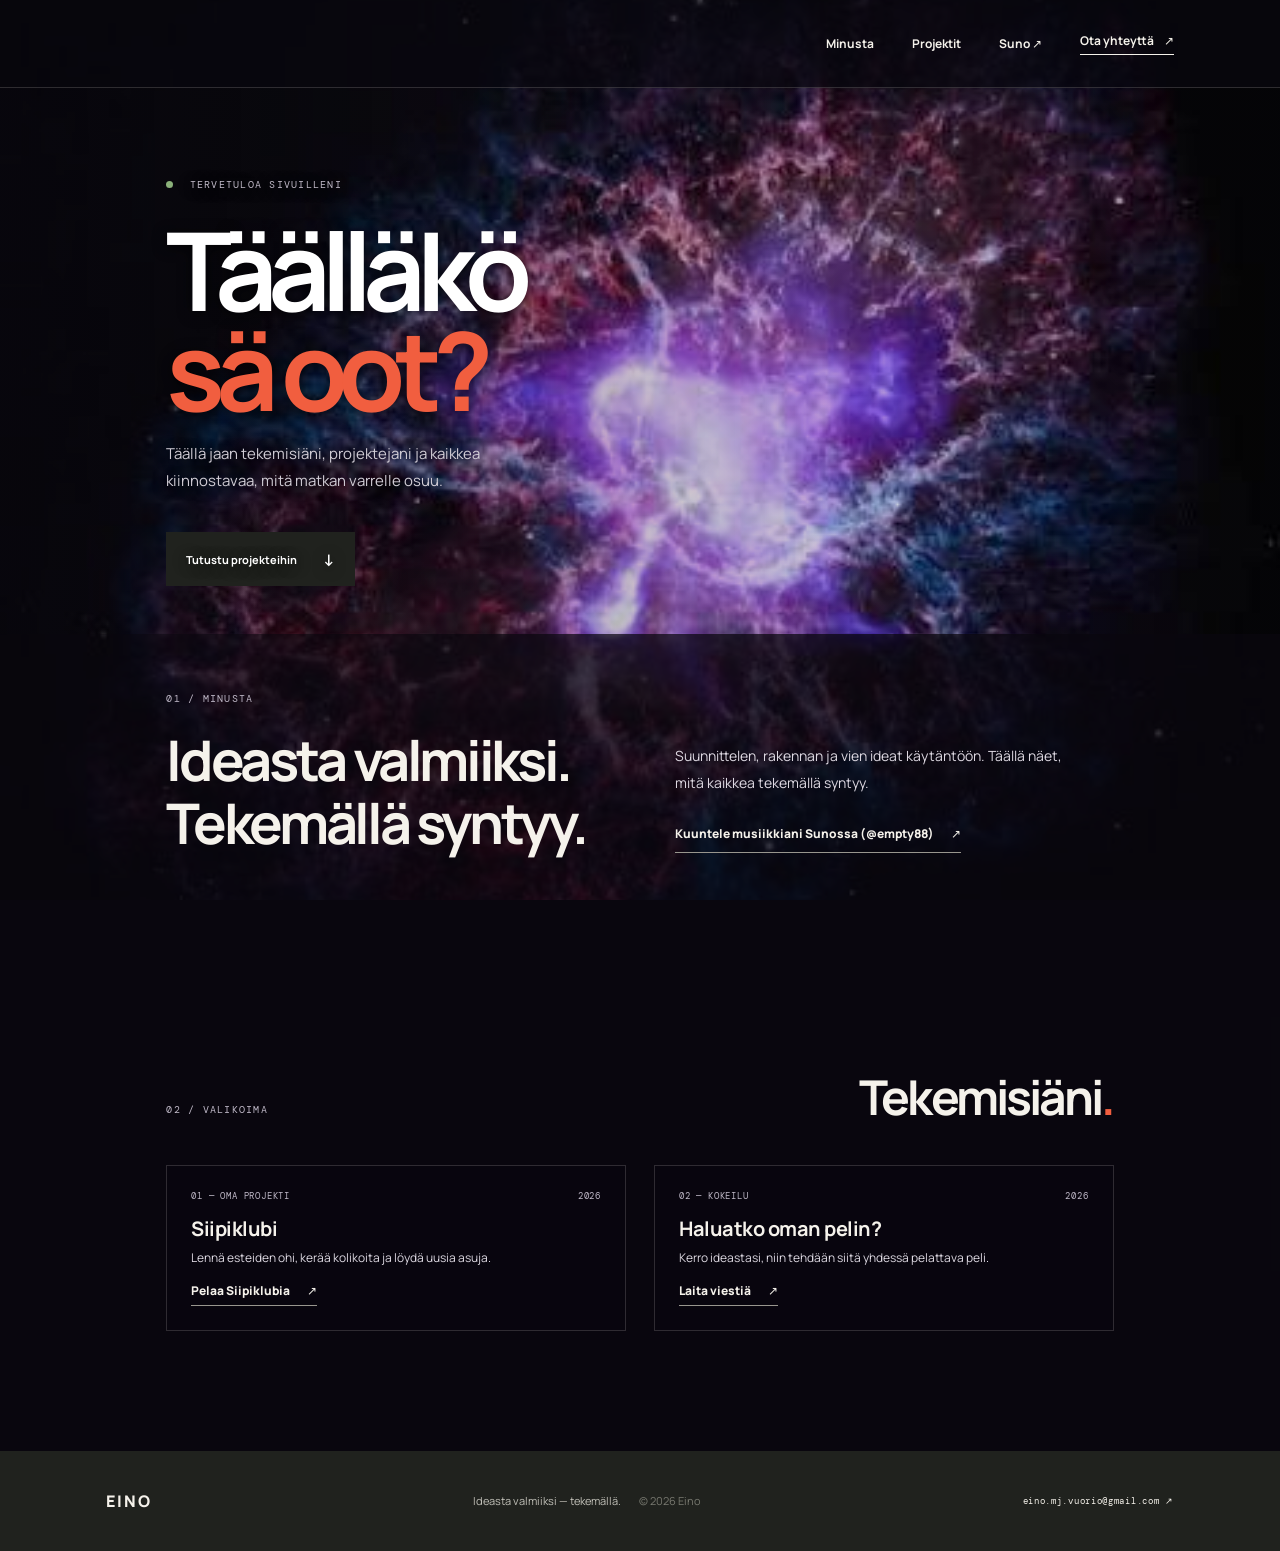
<file: index.html>
<!doctype html>
<html lang="fi">
  <head>
    <meta charset="utf-8" />
    <meta name="viewport" content="width=device-width, initial-scale=1" />
    <meta name="theme-color" content="#f5f2eb" />
    <meta name="description" content="Eino – henkilökohtainen kotisivu ja valikoima projekteja." />
    <title>Eino — kotisivu</title>
    <link rel="preconnect" href="https://fonts.googleapis.com" />
    <link rel="preconnect" href="https://fonts.gstatic.com" crossorigin />
    <link href="https://fonts.googleapis.com/css2?family=DM+Mono:wght@400;500&family=Manrope:wght@400;500;600;700;800&display=swap" rel="stylesheet" />
    <link rel="stylesheet" href="style.css?v=3" />
  </head>
  <body>
    <header class="topbar">
      <nav aria-label="Päänavigaatio">
        <a href="#minusta">Minusta</a>
        <a href="#projektit">Projektit</a>
        <a href="https://suno.com/@empty88">Suno ↗</a>
        <a class="nav-contact" href="mailto:eino.mj.vuorio@gmail.com">Ota yhteyttä <span>↗</span></a>
      </nav>
    </header>

    <main>
      <section class="hero" id="alku">
        <div class="hero-copy">
          <p class="eyebrow"><span class="status-dot"></span> TERVETULOA SIVUILLENI</p>
          <h1>Täälläkö<br /><span>sä oot?</span></h1>
          <p class="intro">Täällä jaan tekemisiäni, projektejani ja kaikkea kiinnostavaa, mitä matkan varrelle osuu.</p>
          <a class="button" href="#projektit">Tutustu projekteihin <span>↓</span></a>
        </div>
      </section>

      <section class="about section" id="minusta">
        <p class="eyebrow">01 / MINUSTA</p>
        <div class="about-content">
          <h2>Ideasta valmiiksi.<br />Tekemällä syntyy.</h2>
          <div>
            <p>Suunnittelen, rakennan ja vien ideat käytäntöön. Täällä näet, mitä kaikkea tekemällä syntyy.</p>
            <a class="text-link" href="https://suno.com/@empty88">Kuuntele musiikkiani Sunossa (@empty88) <span>↗</span></a>
          </div>
        </div>
      </section>

      <section class="projects section" id="projektit">
        <div class="section-heading">
          <p class="eyebrow">02 / VALIKOIMA</p>
          <h2>Tekemisiäni<span>.</span></h2>
        </div>
        <div class="project-grid">
          <article class="project-card">
            <div class="project-meta"><span>01 — OMA PROJEKTI</span><span>2026</span></div>
            <h3>Siipiklubi</h3>
            <p>Lennä esteiden ohi, kerää kolikoita ja löydä uusia asuja.</p>
            <a class="text-link" href="siipiklubi.html">Pelaa Siipiklubia <span>↗</span></a>
          </article>
          <article class="project-card">
            <div class="project-meta"><span>02 — KOKEILU</span><span>2026</span></div>
            <h3>Haluatko oman pelin?</h3>
            <p>Kerro ideastasi, niin tehdään siitä yhdessä pelattava peli.</p>
            <a class="text-link" href="mailto:eino.mj.vuorio@gmail.com">Laita viestiä <span>↗</span></a>
          </article>
        </div>
      </section>
    </main>

    <footer>
      <a class="wordmark" href="#alku">EINO</a>
      <p>Ideasta valmiiksi — tekemällä. <span>© 2026 Eino</span></p>
      <a class="back-top" href="mailto:eino.mj.vuorio@gmail.com">eino.mj.vuorio@gmail.com ↗</a>
    </footer>
  </body>
</html>
</file>
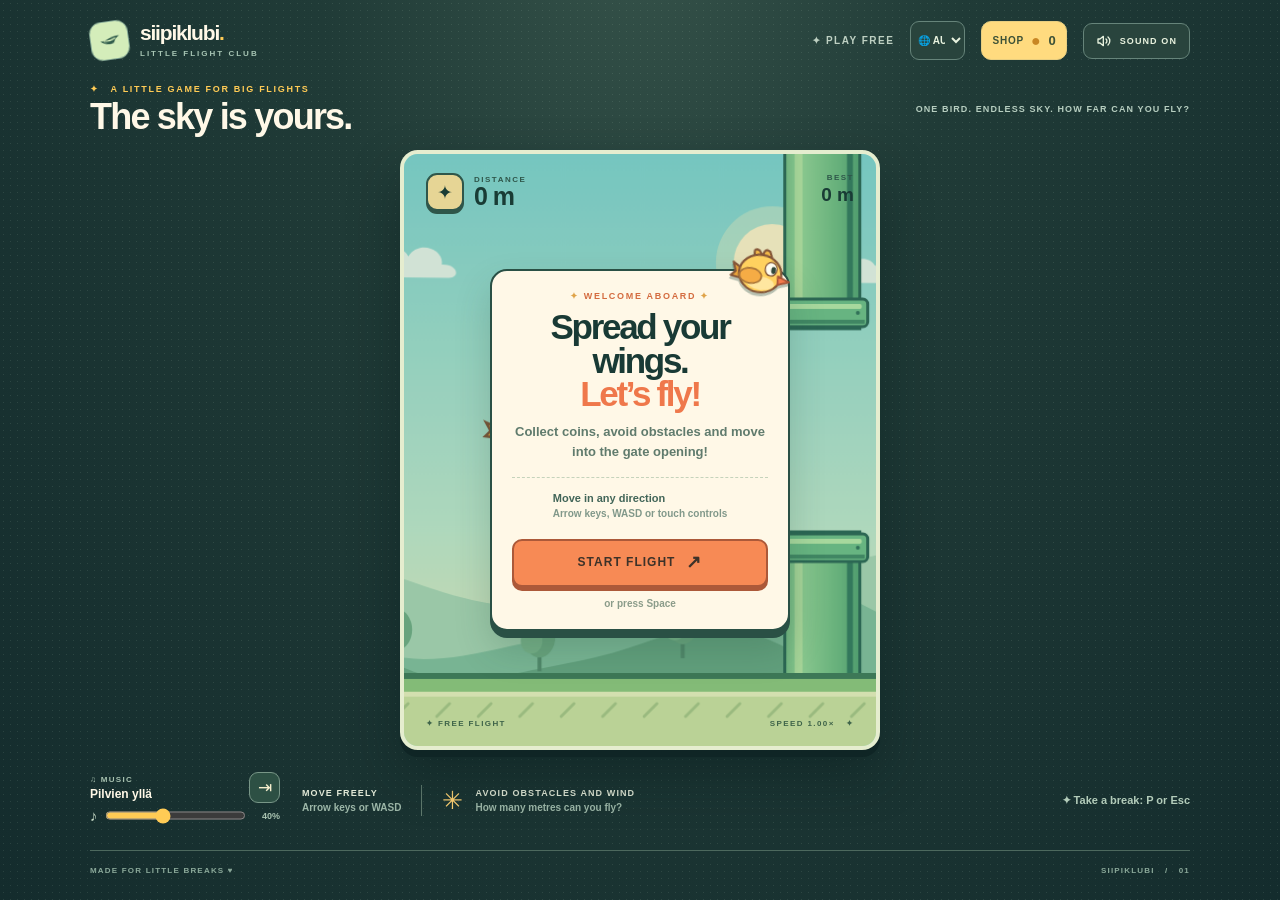
<file: siipiklubi.html>
<!doctype html>
<html lang="fi">
<head>
  <meta charset="utf-8">
  <meta name="viewport" content="width=device-width, initial-scale=1, viewport-fit=cover">
  <meta name="theme-color" content="#172b31">
  <title>Siipiklubi – pieni peli suurille lennoille</title>
  <style>
    :root {
      color-scheme: dark;
      --ink: #193a35;
      --cream: #fff8e7;
      --muted: #a7bdb2;
      --yellow: #ffcb55;
      --orange: #f67849;
    }

    * { box-sizing: border-box; }
    [hidden] { display: none !important; }
    html { min-height: 100%; }
    body {
      margin: 0;
      min-height: 100vh;
      background: radial-gradient(ellipse at 50% -10%, #36534a 0, #203b37 36%, #142c2d 100%);
      color: var(--cream);
      font-family: "Trebuchet MS", "Arial Rounded MT Bold", Arial, sans-serif;
      -webkit-font-smoothing: antialiased;
    }
    body::before {
      content: "";
      position: fixed;
      inset: 0;
      pointer-events: none;
      opacity: .1;
      background-image: radial-gradient(#e7ffe7 0.65px, transparent 0.65px);
      background-size: 7px 7px;
    }
    button { font: inherit; }
    button:focus-visible { outline: 3px solid #fff6b7; outline-offset: 4px; }
    .app {
      position: relative;
      width: min(1100px, calc(100% - 48px), calc((100vh - 225px) * 1.8333));
      min-width: min(100% - 48px, 600px);
      margin: 0 auto;
      padding: 21px 0 22px;
    }
    .topbar, .brand, .top-actions, .intro, .footer, .how, .how-item { display: flex; align-items: center; }
    .topbar { justify-content: space-between; }
    .brand { gap: 11px; padding: 0; border: 0; background: transparent; color: inherit; text-align: left; cursor: pointer; }
    .brand-mark {
      display: grid;
      place-items: center;
      width: 39px;
      height: 39px;
      border: 1px solid #82a794;
      border-radius: 12px;
      background: #d4edba;
      color: var(--ink);
      transform: rotate(-8deg);
    }
    .brand-mark svg { width: 26px; height: 26px; transform: rotate(8deg); }
    .brand-name { font-size: 21px; font-weight: 900; letter-spacing: -1.2px; line-height: .9; }
    .brand-name b { color: var(--yellow); }
    .brand-sub { display: block; margin-top: 5px; color: #a6c4b3; font-size: 8px; letter-spacing: 2px; font-weight: 800; }
    .top-actions { gap: 16px; }
    .edition { color: #bed0c2; font-size: 10px; font-weight: 800; letter-spacing: 1.5px; }
    .shop-button { display: flex; align-items: center; gap: 7px; min-height: 39px; padding: 8px 10px; border: 1px solid #e8ce80; border-radius: 10px; background: #ffdb7f; color: #3c5137; cursor: pointer; font-size: 10px; font-weight: 900; letter-spacing: .8px; }
    .shop-button:hover { background: #ffebac; }
    .coin-mark { color: #c88624; font-size: 16px; line-height: 1; }
    .shop-button strong { font-size: 13px; letter-spacing: 0; }
    .language-select { width: 55px; min-height: 39px; padding: 4px 3px; border: 1px solid #66847a; border-radius: 9px; background: #29443d; color: #e9f3df; font: inherit; font-size: 10px; font-weight: 900; cursor: pointer; }
    .language-select:focus-visible { outline: 3px solid #fff6b7; outline-offset: 3px; }
    .sound-button {
      display: flex;
      align-items: center;
      gap: 8px;
      padding: 9px 12px;
      border: 1px solid #66847a;
      border-radius: 9px;
      background: #29443d;
      color: #e9f3df;
      cursor: pointer;
      font-size: 9px;
      font-weight: 900;
      letter-spacing: 1.1px;
    }
    .sound-button:hover { background: #36564a; }
    .sound-button svg { width: 16px; height: 16px; }
    .intro { justify-content: space-between; gap: 20px; margin: 24px 0 15px; }
    .eyebrow, .intro-note, .hud-label, .stage-stamp, .panel-kicker, .how-label, .footer, .touch-label {
      font-size: 9px;
      font-weight: 900;
      letter-spacing: 1.7px;
      text-transform: uppercase;
    }
    .eyebrow { margin: 0 0 5px; color: #bad5bd; }
    .eyebrow span { margin-right: 7px; color: var(--yellow); }
    h1 { margin: 0; font-size: clamp(25px, 3vw, 36px); line-height: 1; letter-spacing: -1.8px; }
    .intro-note { margin: 0; color: #b7cec0; text-align: right; line-height: 1.6; letter-spacing: 1.1px; }
    .stage {
      position: relative;
      width: 100%;
      aspect-ratio: 11 / 6;
      overflow: hidden;
      border: 4px solid #e5edcf;
      border-radius: 18px;
      background: #a5e4d4;
      box-shadow: 0 7px 0 #0f2525, 0 23px 50px #091c1b77;
      isolation: isolate;
    }
    canvas { display: block; width: 100%; height: 100%; }
    .hud { position: absolute; inset: 0 0 auto; display: flex; align-items: flex-start; justify-content: space-between; padding: 19px 22px; pointer-events: none; }
    .score-block { display: flex; align-items: center; gap: 10px; color: var(--ink); }
    .score-icon { display: grid; place-items: center; width: 38px; height: 38px; border: 2px solid #31584c; border-radius: 11px; background: #ffe6a0; box-shadow: 0 3px 0 #31584c; font-size: 19px; }
    .hud-label { display: block; color: #31584c; font-size: 8px; letter-spacing: 1.5px; }
    .score-number { display: block; font-size: clamp(16px, 4vw, 25px); font-weight: 900; line-height: 1; letter-spacing: -1px; white-space: nowrap; }
    .hud-right { display: flex; align-items: flex-start; gap: 16px; }
    .wind-badge, .gate-badge { position: absolute; top: 22px; left: 50%; transform: translateX(-50%); padding: 8px 11px; border: 2px solid #579889; border-radius: 9px; background: #e6f8e9ed; color: #285e58; font-size: 10px; font-weight: 900; letter-spacing: 1px; white-space: nowrap; pointer-events: none; }
    .gate-badge { border-color: #a87b39; background: #fff0c8f2; color: #7e4d28; }
    .wind-badge.warning { border-color: #b77038; background: #fff0c8f2; color: #7e4d28; }
    .best-block { text-align: right; color: var(--ink); }
    .best-number { display: block; margin-top: 3px; font-size: clamp(14px, 3.5vw, 19px); font-weight: 900; line-height: 1; white-space: nowrap; }
    .pause-button {
      width: 37px; height: 37px; border: 2px solid #31584c; border-radius: 10px;
      background: #fff8df; color: var(--ink); cursor: pointer; pointer-events: auto;
      box-shadow: 0 3px 0 #31584c; font-size: 15px; font-weight: 900; line-height: 1;
    }
    .pause-button:hover { background: #ffe7a1; }
    .menu-button { width: auto; padding: 0 7px; font-size: 9px; letter-spacing: .4px; }
    .panel-menu { margin-top: 10px; padding: 7px 12px; border: 1px solid #a5bda7; border-radius: 8px; background: #e9f0da; color: #31584c; cursor: pointer; font-size: 10px; font-weight: 900; }
    .stage-stamp { position: absolute; bottom: 18px; left: 22px; color: #42664b; font-size: 8px; letter-spacing: 1.4px; pointer-events: none; }
    .stage-stamp.right { right: 22px; left: auto; }
    .combo-badge { position: absolute; bottom: 40px; left: 14px; padding: 6px 9px; border: 1px solid #b78430; border-radius: 8px; background: #fff1bdeF; color: #71501f; font-size: 10px; font-weight: 900; letter-spacing: .4px; pointer-events: none; }
    .coin-receipt { position: absolute; bottom: 74px; left: 14px; padding: 7px 10px; border: 2px solid #b78430; border-radius: 8px; background: #fff5cc; color: #71501f; font-size: 12px; font-weight: 900; letter-spacing: .4px; pointer-events: none; }
    .overlay { position: absolute; inset: 0; display: grid; place-items: center; padding: 16px; background: #214a3c1c; }
    .panel {
      position: relative;
      width: min(355px, 100%);
      padding: 25px 28px 22px;
      border: 2px solid #2a5045;
      border-radius: 17px;
      background: var(--cream);
      color: var(--ink);
      box-shadow: 0 7px 0 #2a5045, 0 18px 35px #254c3b38;
      text-align: center;
    }
    .panel-bird { position: absolute; top: -29px; right: -8px; width: 68px; height: 62px; transform: rotate(9deg); filter: drop-shadow(0 3px 0 #2a504555); pointer-events: none; }
    .panel-kicker { color: #d46c40; font-size: 9px; }
    .panel-kicker::before, .panel-kicker::after { content: " ✦ "; color: #dfa44a; }
    .panel h2 { margin: 9px 0 8px; font-size: 39px; font-weight: 900; line-height: .95; letter-spacing: -2.3px; }
    .panel h2 em { color: #ef784b; font-style: normal; }
    .panel p { max-width: 255px; margin: 12px auto 16px; color: #607b6d; font-size: 13px; font-weight: 700; line-height: 1.5; }
    .instruction { display: flex; align-items: center; justify-content: center; gap: 12px; margin: 0 0 17px; padding: 13px 0 0; border-top: 1px dashed #c5d3bb; text-align: left; }
    .instruction-keys { display: grid; grid-template-columns: repeat(3, 23px); grid-template-rows: repeat(2, 22px); gap: 3px; }
    .instruction-keys span, .key { display: grid; place-items: center; border: 1px solid #b8c9ad; border-radius: 5px; background: #e9f0da; color: #305349; font-weight: 900; box-shadow: 0 2px 0 #b5c8ac; }
    .instruction-keys span { font-size: 14px; }
    .instruction-keys .up { grid-column: 2; }
    .instruction-keys .left { grid-column: 1; grid-row: 2; }
    .instruction-keys .down { grid-column: 2; grid-row: 2; }
    .instruction-keys .right { grid-column: 3; grid-row: 2; }
    .instruction-text { color: #426558; font-size: 11px; font-weight: 900; line-height: 1.45; }
    .instruction-text small { display: block; color: #81988a; font-size: 10px; font-weight: 700; }
    .primary {
      display: flex; justify-content: center; align-items: center; gap: 11px;
      width: 100%; min-height: 48px; border: 2px solid #ac5939; border-radius: 10px;
      background: #f78a55; color: #3d3229; box-shadow: 0 4px 0 #ac5939;
      cursor: pointer; font-size: 12px; font-weight: 900; letter-spacing: 1px;
    }
    .primary:hover { background: #ff9d67; transform: translateY(-1px); }
    .primary:active { transform: translateY(3px); box-shadow: 0 1px 0 #ac5939; }
    .primary span { font-size: 18px; line-height: .8; }
    .primary span[data-i18n] { font-size: 12px; line-height: 1.2; }
    .panel-hint { display: block; margin-top: 11px; color: #8b9c8a; font-size: 10px; font-weight: 800; }
    .result-row { display: flex; margin: 16px 0 18px; padding: 13px 0; border-top: 1px dashed #c5d3bb; border-bottom: 1px dashed #c5d3bb; }
    .result-row > div { flex: 1; }
    .result-row > div + div { border-left: 1px solid #dce5d1; }
    .result-row small { display: block; color: #849989; font-size: 9px; font-weight: 900; letter-spacing: 1.2px; }
    .result-row strong { display: block; margin-top: 3px; font-size: 28px; line-height: 1; }
    .below-game { display: flex; align-items: center; gap: 22px; margin-top: 22px; }
    .music-box { flex: 0 0 190px; min-width: 0; color: #e3ead8; }
    .music-line { display: flex; align-items: center; gap: 7px; }
    .track-info { min-width: 0; flex: 1; }
    .track-info small { display: block; color: #a9c3b1; font-size: 8px; font-weight: 900; letter-spacing: 1.3px; }
    .track-info strong { display: block; margin-top: 3px; overflow: hidden; color: #fff8e7; font-size: 12px; font-weight: 900; text-overflow: ellipsis; white-space: nowrap; }
    .next-track { flex: 0 0 31px; width: 31px; height: 31px; border: 1px solid #789687; border-radius: 9px; background: #2d5044; color: #f6efce; cursor: pointer; font-size: 17px; }
    .next-track:hover { background: #426a56; }
    .volume-row { display: flex; align-items: center; gap: 7px; color: #c5d9c5; }
    .volume-row span { font-size: 15px; }
    .volume-row input { min-width: 0; width: 100%; height: 25px; margin: 0; accent-color: #ffcb55; cursor: pointer; }
    .volume-row output { min-width: 27px; color: #a9c3b1; font-size: 9px; font-weight: 900; text-align: right; }
    .how { flex: 1; min-width: 0; justify-content: space-between; gap: 20px; margin-top: 0; }
    .how-item { gap: 12px; }
    .key-group { display: flex; gap: 3px; }
    .key { width: 25px; height: 25px; font-size: 14px; }
    .how-label { color: #e3ead8; font-size: 9px; letter-spacing: 1.1px; }
    .how-label small { display: block; margin-top: 4px; color: #9db7a8; font-size: 10px; font-weight: 700; letter-spacing: 0; text-transform: none; }
    .how-divider { height: 31px; width: 1px; background: #607a6e; }
    .tip { margin-left: auto; color: #b3ccba; font-size: 11px; font-weight: 700; }
    .tip span { color: #ffcf68; }
    .touch-controls { display: none; }
    .footer { justify-content: space-between; margin-top: 22px; padding-top: 15px; border-top: 1px solid #4d695e; color: #8ba99a; font-size: 8px; letter-spacing: 1.2px; }
    .footer b { color: #e8d290; }
    .shop-modal { position: fixed; z-index: 20; inset: 0; display: grid; place-items: center; padding: 12px; background: #102b28c9; }
    .shop-dialog { display: flex; flex-direction: column; width: min(720px, 100%); max-height: min(88dvh, 760px); overflow: hidden; border: 2px solid #31584c; border-radius: 20px; background: var(--cream); color: var(--ink); box-shadow: 0 8px 0 #193a35, 0 25px 65px #071b1a88; }
    .shop-header { display: flex; align-items: center; justify-content: space-between; gap: 12px; padding: 19px 22px 14px; border-bottom: 1px dashed #c6d4bd; }
    .shop-header small, .shop-heading small { display: block; color: #c26c45; font-size: 9px; font-weight: 900; letter-spacing: 1.4px; }
    .shop-header h2 { margin: 4px 0 0; font-size: 29px; line-height: 1; letter-spacing: -1.4px; }
    .shop-header-actions { display: flex; align-items: center; gap: 9px; }
    .shop-balance { padding: 8px 10px; border: 1px solid #e4cb88; border-radius: 9px; background: #fff0bf; font-size: 13px; font-weight: 900; white-space: nowrap; }
    .shop-close { width: 38px; height: 38px; border: 1px solid #b6cab5; border-radius: 10px; background: #e7efdd; color: #31584c; cursor: pointer; font-size: 23px; font-weight: 900; line-height: 1; }
    .shop-content { overflow-y: auto; padding: 15px 22px 22px; overscroll-behavior: contain; }
    .shop-intro { margin: 0 0 15px; color: #657d6e; font-size: 12px; font-weight: 700; line-height: 1.45; }
    .shop-feedback { margin: 0 0 10px; padding: 8px 10px; border-radius: 8px; background: #ddf0d6; color: #37694d; font-size: 11px; font-weight: 900; }
    .shop-heading { margin: 17px 0 9px; }
    .shop-heading h3 { margin: 3px 0 0; font-size: 18px; letter-spacing: -.5px; }
    .shop-grid { display: grid; grid-template-columns: repeat(3, minmax(0, 1fr)); gap: 10px; }
    .shop-item { display: flex; flex-direction: column; align-items: stretch; gap: 7px; min-width: 0; padding: 11px; border: 1px solid #d0dec9; border-radius: 12px; background: #f1f5e8; }
    .item-head { display: flex; align-items: center; gap: 8px; min-height: 38px; }
    .item-swatch { display: grid; place-items: center; flex: 0 0 36px; width: 36px; height: 36px; border: 2px solid #795d42; border-radius: 50%; color: #735032; font-size: 18px; font-weight: 900; }
    .item-name { font-size: 12px; font-weight: 900; line-height: 1.2; }
    .item-description { flex: 1; margin: 0; color: #718879; font-size: 10px; font-weight: 700; line-height: 1.35; }
    .item-button { min-height: 34px; padding: 6px; border: 1px solid #b87045; border-radius: 8px; background: #f9a36c; color: #4c3b2d; cursor: pointer; font-size: 10px; font-weight: 900; letter-spacing: .4px; }
    .item-button:hover:not(:disabled) { background: #ffb986; }
    .item-button:disabled { border-color: #ccd9c7; background: #e3eadc; color: #839487; cursor: default; }
    @media (max-width: 550px) {
      .top-actions { gap: 7px; }
      .shop-header { padding: 15px 15px 12px; }
      .shop-header h2 { font-size: 24px; }
      .shop-content { padding: 13px 15px 18px; }
      .shop-grid { grid-template-columns: repeat(2, minmax(0, 1fr)); }
    }
    @media (max-width: 430px) {
      .sound-button { padding: 9px; }
      .sound-button span { display: none; }
      .shop-label { display: none; }
    }
    @media (max-width: 1050px), (max-height: 800px) {
      .how { justify-content: flex-start; }
      .how-divider, .how-item.task, .tip { display: none; }
    }
    @media (min-width: 701px) {
      .stage { width: min(100%, 480px, max(300px, calc((100dvh - 190px) * .8))); aspect-ratio: 4 / 5; margin-inline: auto; }
      .wind-badge, .gate-badge { top: 65px; }
      .panel { width: min(300px, 100%); padding: 20px; }
      .panel h2 { font-size: 35px; }
    }
    @media (max-width: 700px) {
      .app { width: min(100% - 28px, 520px); min-width: 0; padding-top: 15px; }
      .brand-name { font-size: 19px; }
      .edition { display: none; }
      .intro { margin: 21px 0 13px; }
      .intro-note { display: none; }
      h1 { font-size: 27px; }
      .stage { aspect-ratio: 4 / 5; border-width: 3px; border-radius: 15px; }
      .hud { padding: 15px; }
      .hud-right { gap: 5px; }
      .wind-badge, .gate-badge { top: 65px; }
      .stage-stamp { bottom: 14px; left: 14px; font-size: 7px; }
      .stage-stamp.right { right: 14px; }
      .panel { width: min(300px, 100%); padding: 20px 20px 19px; }
      .panel h2 { font-size: 35px; }
      .panel p { margin: 10px auto 12px; }
      .instruction { margin-bottom: 14px; padding-top: 10px; }
      .how { gap: 10px; }
      .how-divider, .tip, .how-item.task { display: none; }
      .footer { margin-top: 20px; }
    }
    @media (pointer: coarse) {
      .how { display: none; }
      .below-game { align-items: flex-start; justify-content: space-between; gap: 10px; }
      .music-box { flex: 0 1 190px; }
      .touch-controls { display: flex; flex: 0 0 auto; }
      .dpad { flex: 0 0 auto; display: grid; grid-template-columns: repeat(3, 72px); grid-template-rows: repeat(2, 70px); gap: 6px; }
      .dpad button { border: 2px solid #9ab4a1; border-radius: 14px; background: #d8eccd; color: #23483e; box-shadow: 0 4px 0 #6c8f78; font-size: 30px; font-weight: 900; touch-action: none; user-select: none; -webkit-user-select: none; -webkit-tap-highlight-color: transparent; }
      .dpad button:active, .dpad button.pressed { background: #ffda7c; transform: translateY(2px); box-shadow: 0 1px 0 #6c8f78; }
      .dpad .up { grid-column: 2; }
      .dpad .left { grid-column: 1; grid-row: 2; }
      .dpad .down { grid-column: 2; grid-row: 2; }
      .dpad .right { grid-column: 3; grid-row: 2; }
    }
    @media (max-width: 360px) {
      .brand { gap: 7px; }
      .brand-mark { flex: 0 0 34px; width: 34px; height: 34px; }
      .brand-sub { font-size: 7px; letter-spacing: 1.2px; }
      .shop-button { gap: 5px; padding: 7px; }
      .panel { padding: 14px 18px 15px; }
      .panel-bird { display: none; }
      .below-game { width: min(calc(100vw - 28px), 520px); align-self: center; gap: 6px; }
      .music-box { position: relative; z-index: 1; flex: 0 0 120px; margin-right: -66px; }
      .volume-row output { display: none; }
      .panel h2 { font-size: 30px; }
      .panel p { font-size: 12px; }
      .panel-hint { margin-top: 8px; }
      .primary { min-height: 41px; }
    }
    @media (min-width: 361px) and (max-width: 430px) {
      .below-game { gap: 6px; }
      .music-box { position: relative; z-index: 1; flex: 0 0 145px; margin-right: -66px; }
      .volume-row output { display: none; }
    }
    @media (max-width: 700px) {
      .app { display: flex; flex-direction: column; min-height: 100dvh; padding-bottom: max(10px, env(safe-area-inset-bottom)); }
      main { display: flex; flex: 1; flex-direction: column; }
      .below-game { margin-top: auto; padding-top: 16px; }
      .footer { display: none; }
    }
    @media (max-width: 700px) and (max-height: 700px) {
      .app { width: min(calc(100% - 28px), 520px, calc((100dvh - 225px) * .8)); padding-top: 8px; }
      .intro { display: none; }
      .stage { margin-top: 10px; }
      .below-game { margin-top: auto; padding-top: 8px; }
    }
    @media (max-width: 700px) and (orientation: portrait) {
      .app { width: min(calc(100% - 28px), 520px); min-height: 100svh; padding-bottom: calc(24px + env(safe-area-inset-bottom, 0px)); }
      .stage { width: min(100%, calc((100svh - 300px - env(safe-area-inset-bottom, 0px)) * .8)); align-self: center; flex-shrink: 0; }
    }
    @media (max-width: 700px) and (max-height: 700px) and (orientation: portrait) {
      .stage { width: min(100%, calc((100svh - 240px - env(safe-area-inset-bottom, 0px)) * .8)); }
    }
    @media (max-width: 700px) and (max-height: 650px) and (orientation: portrait) {
      .hud { padding: 10px; }
      .score-icon { display: none; }
    }
    @media (max-width: 700px) and (max-height: 600px) and (orientation: portrait) {
      .overlay { padding: 4px; }
      .panel { max-height: 100%; overflow-y: auto; }
    }
    @media (max-width: 700px) and (orientation: portrait) and (pointer: coarse) {
      .stage { width: min(100%, calc((100svh - 310px - env(safe-area-inset-bottom, 0px)) * .8)); }
      .below-game { position: relative; width: 100%; }
      .music-box { position: absolute; top: 16px; left: 0; width: min(120px, 37%); margin: 0; }
      .touch-controls { width: 100%; }
      .dpad { width: 100%; justify-content: space-between; row-gap: 10px; }
    }
    @media (max-width: 700px) and (max-height: 700px) and (orientation: portrait) and (pointer: coarse) {
      .stage { width: min(100%, calc((100svh - 250px - env(safe-area-inset-bottom, 0px)) * .8)); }
      .music-box { top: 8px; }
    }
    @media (pointer: fine) and (hover: hover) {
      .instruction-keys, .key-group { display: none; }
    }
    @media (orientation: landscape) and (max-height: 500px) and (max-width: 950px) and (pointer: coarse) {
      .app { display: flex; flex-direction: column; width: calc(100% - 24px); min-width: 0; min-height: 100dvh; height: 100dvh; padding: 8px 0; }
      .topbar { flex: 0 0 39px; }
      .intro, .how, .footer { display: none; }
      main { display: flex; flex: 1; flex-direction: row; align-items: center; gap: 12px; min-height: 0; }
      .stage { flex: 0 1 auto; width: min(calc(100% - 252px), calc((100dvh - 65px) * 1.8333)); aspect-ratio: 11 / 6; margin: 0; }
      .below-game { display: flex; flex: 0 0 240px; flex-direction: column; align-self: stretch; justify-content: flex-end; gap: 6px; width: 240px; margin: 0; padding: 0; }
      .music-box { flex: 0 0 auto; width: 100%; margin: 0; }
      .touch-controls { align-self: flex-end; }
      .dpad { column-gap: 12px; row-gap: 10px; }
      .wind-badge, .gate-badge { top: 55px; }
      .overlay { padding: 4px; }
      .panel { width: min(300px, 100%); padding: 8px 14px; }
      .panel-bird, .panel .instruction, .panel-hint { display: none; }
      .panel h2 { margin: 5px 0; font-size: 24px; line-height: 1.05; letter-spacing: -1px; }
      .panel h2 br { display: none; }
      .panel h2 em::before { content: " "; white-space: pre; }
      .panel p { margin: 5px auto 8px; font-size: 11px; }
      .primary { min-height: 38px; }
      #overPanel p { display: none; }
      .result-row { margin: 2px 0 4px; padding: 3px 0; }
      .result-row strong { font-size: 20px; }
    }
  </style>
</head>
<body>
  <div class="app">
    <header class="topbar">
      <button class="brand" id="homeButton" type="button" aria-label="Siipiklubi – siirry aloitusnäyttöön">
        <span class="brand-mark" aria-hidden="true">
          <svg viewBox="0 0 32 32" fill="none"><path d="M4 17c8.5.3 11-7.8 23-8-3.9 2.7-5 5.6-5.9 8.8-4.2 3.2-10 3.3-17.1-.8Z" fill="#315d4c"/><path d="M9 16.9c4.7-.2 8.3-1.8 12.9-4.4" stroke="#D4EDBA" stroke-width="1.5" stroke-linecap="round"/></svg>
        </span>
        <span><span class="brand-name">siipiklubi<b>.</b></span><span class="brand-sub" data-i18n="brandSub">PIENI LENTOKERHO</span></span>
      </button>
      <div class="top-actions">
        <span class="edition" data-i18n="free">✦ PELAA ILMAISEKSI</span>
        <select class="language-select" id="languageSelect" aria-label="Kieli" title="Kieli">
          <option value="auto">🌐 AUTO</option><option value="fi">Suomi</option><option value="en">English</option><option value="uk">Українська</option><option value="ru">Русский</option><option value="sv">Svenska</option><option value="no">Norsk</option><option value="es">Español</option><option value="it">Italiano</option><option value="de">Deutsch</option>
        </select>
        <button class="shop-button" id="openShop" type="button" aria-label="Avaa kauppa, kolikoita 0"><span class="shop-label" data-i18n="shop">KAUPPA</span><span class="coin-mark" aria-hidden="true">●</span><strong id="coinTotal">0</strong></button>
        <button class="sound-button" id="soundButton" type="button" aria-pressed="true" aria-label="Mykistä äänet">
          <svg id="soundIcon" viewBox="0 0 24 24" fill="none" stroke="currentColor" stroke-width="2" stroke-linecap="round" stroke-linejoin="round" aria-hidden="true"><path d="M11 5 6 9H3v6h3l5 4V5Z"/><path d="M15 9a4 4 0 0 1 0 6M18 6a8 8 0 0 1 0 12"/></svg>
          <span id="soundText">ÄÄNET PÄÄLLÄ</span>
        </button>
      </div>
    </header>

    <main>
      <div class="intro">
        <div><p class="eyebrow"><span>✦</span> <span data-i18n="tagline">PIENI PELI SUURILLE LENNOILLE</span></p><h1 data-i18n="headline">Taivas on sinun.</h1></div>
        <p class="intro-note" data-i18n="introNote">YKSI LINTU. LOPUTTOMASTI TAIVASTA. KUINKA PITKÄLLE SINÄ PÄÄSET?</p>
      </div>

      <section class="stage" id="stage" aria-label="Siipiklubin pelialue">
        <canvas id="game" role="img" aria-label="Lintu lentää pilvien keskellä ja väistää vihreitä putkia."></canvas>
        <div class="hud">
          <div class="score-block"><span class="score-icon" aria-hidden="true">✦</span><span><span class="hud-label" data-i18n="distance">MATKA</span><strong class="score-number" id="distance">0 m</strong></span></div>
          <div class="hud-right"><div class="best-block"><span class="hud-label" data-i18n="record">ENNÄTYS</span><strong class="best-number" id="best">0 m</strong></div><button id="menuButton" class="pause-button menu-button" type="button" aria-label="Palaa aloitusnäyttöön" data-i18n="menu" hidden>MENU</button><button id="pauseButton" class="pause-button" type="button" aria-label="Keskeytä peli" title="Keskeytä peli (P tai Esc)" hidden>Ⅱ</button></div>
        </div>
        <div class="wind-badge" id="windBadge" hidden>☁ TUULI ←</div>
        <div class="gate-badge" id="gateBadge" hidden>SIIRRY AUKKOON →</div>
        <div class="combo-badge" id="comboBadge" hidden>✦ KOMBO 0</div>
        <div class="coin-receipt" id="coinReceipt" hidden>KOLIKOT +1 ●</div>
        <div class="stage-stamp" data-i18n="flightMode">✦ LENTOTILA: VAPAA</div><div class="stage-stamp right"><span data-i18n="speed">VAUHTI</span> <span id="speedLabel">1.00×</span> &nbsp; ✦</div>

        <div class="overlay" id="overlay">
          <div class="panel" id="readyPanel">
            <svg class="panel-bird" viewBox="0 0 80 70" aria-hidden="true">
              <path d="M19 35 5 27l4 10-5 6 17 2" fill="#e7a33b" stroke="#845638" stroke-width="2.5" stroke-linejoin="round"/>
              <path d="M29 17q-4-11 4-8l5 6q1-11 8-6l4 9" fill="#f2b847" stroke="#845638" stroke-width="2.5" stroke-linejoin="round"/>
              <ellipse cx="38" cy="36" rx="25" ry="22" fill="#ffd15f" stroke="#845638" stroke-width="2.5"/>
              <ellipse cx="40" cy="47" rx="16" ry="8" fill="#ffe7a0"/>
              <ellipse cx="27" cy="40" rx="13" ry="9" fill="#f5ac45" stroke="#a97539" stroke-width="2"/>
              <ellipse cx="50" cy="29" rx="7" ry="8" fill="#fffdf0" stroke="#845638" stroke-width="1.5"/>
              <ellipse cx="53" cy="30" rx="2.8" ry="4" fill="#30473a"/>
              <path d="m59 36 14 5-13 5Z" fill="#f47a4b" stroke="#a95537" stroke-width="2" stroke-linejoin="round"/>
            </svg>
            <div class="panel-kicker" data-i18n="welcome">TERVETULOA KYYTIIN</div>
            <h2><span data-i18n="readyTitle">Siivet auki.</span><br><em data-i18n="readyAccent">Menoksi!</em></h2>
            <p data-i18n="readyInfo">Kerää kolikot, väistä esteet ja siirry sivulle portin kohdalla!</p>
            <div class="instruction">
              <div class="instruction-keys" aria-hidden="true"><span class="up">↑</span><span class="left">←</span><span class="down">↓</span><span class="right">→</span></div>
              <div class="instruction-text"><span data-i18n="controls">Ohjaa kaikkiin suuntiin</span><small data-i18n="controlsDetail">Nuolet, WASD tai kosketusohjain</small></div>
            </div>
            <button class="primary" id="startButton" type="button"><span data-i18n="start">ALOITA LENTO</span> <span>↗</span></button>
            <small class="panel-hint" data-i18n="spaceHint">tai paina välilyöntiä</small>
          </div>
          <div class="panel" id="pausePanel" hidden>
            <div class="panel-kicker" data-i18n="pauseKicker">PIENI HENGÄHDYSTAUKO</div>
            <h2><span data-i18n="pauseTitle">Lento</span><br><em data-i18n="pauseAccent">tauolla.</em></h2>
            <p data-i18n="pauseInfo">Maisemat odottavat juuri siinä, mihin jäit.</p>
            <button class="primary" id="resumeButton" type="button"><span data-i18n="resume">JATKA LENTOA</span> <span>↗</span></button>
            <button class="panel-menu" type="button" data-i18n="menu">MENU</button>
            <small class="panel-hint" data-i18n="pauseHint">P tai Esc jatkaa myös</small>
          </div>
          <div class="panel" id="overPanel" hidden>
            <div class="panel-kicker" id="resultKicker">HIENO LENTO</div>
            <h2><span id="resultTitle">Taivas</span><br><em id="resultAccent">odottaa!</em></h2>
            <p id="resultMessage">Jokainen lento vie sinua vähän pidemmälle.</p>
            <div class="result-row"><div><small data-i18n="distance">MATKA</small><strong id="finalDistance">0 m</strong></div><div><small data-i18n="record">ENNÄTYS</small><strong id="finalBest">0 m</strong></div></div>
            <button class="primary" id="retryButton" type="button"><span data-i18n="retry">LENNÄ UUDELLEEN</span> <span>↗</span></button>
            <button class="panel-menu" type="button" data-i18n="menu">MENU</button>
            <small class="panel-hint" data-i18n="spaceHint">tai paina välilyöntiä</small>
          </div>
        </div>
      </section>

      <div class="below-game">
        <div class="music-box" role="group" aria-label="Musiikki ja äänenvoimakkuus">
          <div class="music-line">
            <div class="track-info"><small data-i18n="music">♫ MUSIIKKI</small><strong id="trackName" aria-live="polite">Pilvien yllä</strong></div>
            <button class="next-track" id="nextTrack" type="button" aria-label="Vaihda seuraavaan kappaleeseen" title="Seuraava kappale">⇥</button>
          </div>
          <div class="volume-row"><span aria-hidden="true">♪</span><input id="volume" type="range" min="0" max="100" value="40" aria-label="Äänenvoimakkuus"><output id="volumeValue" for="volume">40%</output></div>
          <audio id="musicPlayer" preload="metadata"></audio>
        </div>
        <div class="how" aria-label="Peliohjeet">
          <div class="how-item"><div class="key-group" aria-hidden="true"><span class="key">←</span><span class="key">↑</span><span class="key">↓</span><span class="key">→</span></div><div class="how-label"><span data-i18n="move">LIIKU VAPAASTI</span><small data-i18n="keys">Nuolinäppäimet tai WASD</small></div></div>
          <div class="how-divider"></div>
          <div class="how-item task"><span style="font-size:25px;color:#ffd273" aria-hidden="true">✳</span><div class="how-label"><span data-i18n="avoid">VARO ESTEITÄ JA TUULTA</span><small data-i18n="howFar">Kuinka monta metriä lennät?</small></div></div>
          <div class="tip" data-i18n="tip">✦ Pysähdy hetkeksi: P tai Esc</div>
        </div>
        <div class="touch-controls" aria-label="Kosketusohjaus">
          <div class="dpad">
            <button class="up" data-direction="up" type="button" aria-label="Ylös">↑</button>
            <button class="left" data-direction="left" type="button" aria-label="Taakse">←</button>
            <button class="down" data-direction="down" type="button" aria-label="Alas">↓</button>
            <button class="right" data-direction="right" type="button" aria-label="Eteen">→</button>
          </div>
        </div>
      </div>
    </main>
    <footer class="footer"><span data-i18n="footer">TEHTY PIENILLE TAUKOHETKILLE ♥</span><span>SIIPIKLUBI &nbsp; / &nbsp; 01</span></footer>
    <div id="announcement" aria-live="polite" style="position:absolute;width:1px;height:1px;overflow:hidden;clip-path:inset(50%);"></div>
  </div>

  <div class="shop-modal" id="shopModal" hidden>
    <section class="shop-dialog" role="dialog" aria-modal="true" aria-labelledby="shopTitle" aria-describedby="shopIntro">
      <div class="shop-header">
        <div><small data-i18n="shopKicker">✦ PIENI LENTOPUOTI</small><h2 id="shopTitle" data-i18n="shopTitle">Siipiklubi-kauppa</h2></div>
        <div class="shop-header-actions"><div class="shop-balance"><span class="coin-mark" aria-hidden="true">●</span> <span id="shopBalance">0</span></div><button class="shop-close" id="closeShop" type="button" aria-label="Sulje kauppa">×</button></div>
      </div>
      <div class="shop-content">
        <p class="shop-intro" id="shopIntro" data-i18n="shopIntro">Kerää kolikot putkeen: kolmannesta alkaen saat heti bonusta, joka kasvaa kolmen kolikon välein. Ansaitut bonukset säilyvät, vaikka kombo katkeaa. Harvinainen violetti kolikko on kolmen arvoinen. Asut ja asusteet muuttavat vain ulkonäköä.</p>
        <div class="shop-feedback" id="shopMessage" role="status" hidden></div>
        <div class="shop-heading"><small data-i18n="styleTag">LÖYDÄ OMA TYYLISI</small><h3 data-i18n="skins">Värit ja erikoisasut</h3></div>
        <div class="shop-grid" id="skinItems"></div>
        <div class="shop-heading"><small data-i18n="combineTag">YHDISTELE VÄREIHIN</small><h3 data-i18n="accessories">Asusteet</h3></div>
        <div class="shop-grid" id="accessoryItems"></div>
        <div class="shop-heading"><small data-i18n="upgradeTag">PIENI APU MATKAAN</small><h3 data-i18n="upgrades">Päivitykset</h3></div>
        <div class="shop-grid" id="upgradeItems"></div>
      </div>
    </section>
  </div>

  <script>
    (() => {
      'use strict';
      const canvas = document.getElementById('game');
      const ctx = canvas.getContext('2d');
      const stage = document.getElementById('stage');
      const overlay = document.getElementById('overlay');
      const panels = { ready: document.getElementById('readyPanel'), paused: document.getElementById('pausePanel'), over: document.getElementById('overPanel') };
      const distanceEl = document.getElementById('distance');
      const bestEl = document.getElementById('best');
      const pauseButton = document.getElementById('pauseButton');
      const windBadge = document.getElementById('windBadge');
      const gateBadge = document.getElementById('gateBadge');
      const comboBadge = document.getElementById('comboBadge');
      const coinReceipt = document.getElementById('coinReceipt');
      const speedLabel = document.getElementById('speedLabel');
      const soundButton = document.getElementById('soundButton');
      const soundText = document.getElementById('soundText');
      const soundIcon = document.getElementById('soundIcon');
      const musicPlayer = document.getElementById('musicPlayer');
      const trackName = document.getElementById('trackName');
      const volumeSlider = document.getElementById('volume');
      const volumeValue = document.getElementById('volumeValue');
      const announcement = document.getElementById('announcement');
      const HEIGHT = 600;
      const GROUND = 526;
      const PIPE_WIDTH = 92;
      const BIRD_RADIUS = 19;
      const LEFT_FLIGHT_LIMIT = BIRD_RADIUS + 5;
      const STORAGE_KEY = 'siipiklubi-best-distance-v1';
      const SHOP_STORAGE_KEY = 'siipiklubi-shop-v1';
      const reducedMotionPreference = window.matchMedia('(prefers-reduced-motion: reduce)');
      let width = 1100;
      let state = 'ready';
      let distance = 0;
      let pipesPassed = 0;
      let coinCombo = 0;
      let coinReceiptRemaining = 0;
      let lastCoinAward = 0;
      let best = 0;
      let soundOn = true;
      let masterVolume = .4;
      let lastVolume = .4;
      let soundContext;
      let trackIndex = 0;
      let resultIndex = 0;
      let lastResult = null;
      let lastWasRecord = false;
      let scenery = 0;
      let animTime = 0;
      let lastTime = 0;
      let lastGap = 275;
      let flightTime = 0;
      let nextPipeIndex = 0;
      let windRecoveryTime = 0;
      let windRecoveryPipes = 0;
      let wind = { active: false, pending: false, warning: false, warningRemaining: 0, remaining: 8, direction: 1, y: 278, elapsed: 0 };
      let gate = { phase: 'idle', nextPipeCount: 4, lastDirection: -1, center: 0, gap: 130, y: -30, timer: 0 };
      let pipes = [];
      let bird = { x: 250, y: 280, vx: 0, vy: 0 };
      const keyboard = new Set();
      const touchPointers = new Map();
      const directionByCode = { ArrowUp: 'up', KeyW: 'up', ArrowDown: 'down', KeyS: 'down', ArrowLeft: 'left', KeyA: 'left', ArrowRight: 'right', KeyD: 'right' };
      // Language order: Finnish, English, Ukrainian, Russian, Swedish, Norwegian, Spanish, Italian, German.
      const languageCodes = ['fi', 'en', 'uk', 'ru', 'sv', 'no', 'es', 'it', 'de'];
      const translations = {
        language: ['Kieli', 'Language', 'Мова', 'Язык', 'Språk', 'Språk', 'Idioma', 'Lingua'],
        brandSub: ['PIENI LENTOKERHO', 'LITTLE FLIGHT CLUB', 'МАЛИЙ ЛЬОТНИЙ КЛУБ', 'МАЛЕНЬКИЙ ЛЁТНЫЙ КЛУБ', 'LILLA FLYGKLUBBEN', 'DEN LILLE FLYKLUBBEN', 'PEQUEÑO CLUB DE VUELO', 'PICCOLO CLUB DI VOLO'],
        free: ['✦ PELAA ILMAISEKSI', '✦ PLAY FREE', '✦ ГРАЙТЕ БЕЗКОШТОВНО', '✦ ИГРАЙТЕ БЕСПЛАТНО', '✦ SPELA GRATIS', '✦ SPILL GRATIS', '✦ JUEGA GRATIS', '✦ GIOCA GRATIS'],
        shop: ['KAUPPA', 'SHOP', 'КРАМНИЦЯ', 'МАГАЗИН', 'BUTIK', 'BUTIKK', 'TIENDA', 'NEGOZIO'],
        tagline: ['PIENI PELI SUURILLE LENNOILLE', 'A LITTLE GAME FOR BIG FLIGHTS', 'МАЛА ГРА ДЛЯ ВЕЛИКИХ ПОЛЬОТІВ', 'МАЛЕНЬКАЯ ИГРА ДЛЯ БОЛЬШИХ ПОЛЁТОВ', 'ETT LITET SPEL FÖR STORA FLYGTURER', 'ET LITE SPILL FOR STORE FLYTURER', 'UN JUEGO PEQUEÑO PARA GRANDES VUELOS', 'UN PICCOLO GIOCO PER GRANDI VOLI'],
        headline: ['Taivas on sinun.', 'The sky is yours.', 'Небо твоє.', 'Небо твоё.', 'Himlen är din.', 'Himmelen er din.', 'El cielo es tuyo.', 'Il cielo è tuo.'],
        introNote: ['YKSI LINTU. LOPUTTOMASTI TAIVASTA. KUINKA PITKÄLLE SINÄ PÄÄSET?', 'ONE BIRD. ENDLESS SKY. HOW FAR CAN YOU FLY?', 'ОДНА ПТАШКА. БЕЗМЕЖНЕ НЕБО. ЯК ДАЛЕКО ТИ ПОЛЕТИШ?', 'ОДНА ПТИЦА. БЕСКРАЙНЕЕ НЕБО. КАК ДАЛЕКО ТЫ УЛЕТИШЬ?', 'EN FÅGEL. EN OÄNDLIG HIMMEL. HUR LÅNGT FLYGER DU?', 'ÉN FUGL. EN ENDELØS HIMMEL. HVOR LANGT FLYR DU?', 'UN PÁJARO. UN CIELO INFINITO. ¿HASTA DÓNDE LLEGARÁS?', 'UN UCCELLINO. UN CIELO INFINITO. FIN DOVE VOLERAI?'],
        distance: ['MATKA', 'DISTANCE', 'ВІДСТАНЬ', 'ДИСТАНЦИЯ', 'STRÄCKA', 'DISTANSE', 'DISTANCIA', 'DISTANZA'],
        record: ['ENNÄTYS', 'BEST', 'РЕКОРД', 'РЕКОРД', 'REKORD', 'REKORD', 'RÉCORD', 'RECORD'],
        menu: ['MENU', 'MENU', 'МЕНЮ', 'МЕНЮ', 'MENY', 'MENY', 'MENÚ', 'MENU'],
        flightMode: ['✦ LENTOTILA: VAPAA', '✦ FREE FLIGHT', '✦ ВІЛЬНИЙ ПОЛІТ', '✦ СВОБОДНЫЙ ПОЛЁТ', '✦ FRI FLYGNING', '✦ FRI FLYTUR', '✦ VUELO LIBRE', '✦ VOLO LIBERO'],
        speed: ['VAUHTI', 'SPEED', 'ШВИДКІСТЬ', 'СКОРОСТЬ', 'FART', 'FART', 'VELOCIDAD', 'VELOCITÀ'],
        welcome: ['TERVETULOA KYYTIIN', 'WELCOME ABOARD', 'ЛАСКАВО ПРОСИМО', 'ДОБРО ПОЖАЛОВАТЬ', 'VÄLKOMMEN OMBORD', 'VELKOMMEN OMBORD', 'BIENVENIDO A BORDO', 'BENVENUTO A BORDO'],
        readyTitle: ['Siivet auki.', 'Spread your wings.', 'Розправ крила.', 'Расправь крылья.', 'Bred ut vingarna.', 'Spre vingene.', 'Abre las alas.', 'Apri le ali.'],
        readyAccent: ['Menoksi!', 'Let’s fly!', 'Летімо!', 'Полетели!', 'Nu flyger vi!', 'La oss fly!', '¡A volar!', 'Si vola!'],
        readyInfo: ['Kerää kolikot, väistä esteet ja siirry sivulle portin kohdalla!', 'Collect coins, avoid obstacles and move into the gate opening!', 'Збирай монети, уникай перешкод і лети в отвір воріт!', 'Собирай монеты, избегай препятствий и лети в проём ворот!', 'Samla mynt, undvik hinder och flyg genom portens öppning!', 'Samle mynter, unngå hindre og fly gjennom åpningen i porten!', '¡Recoge monedas, esquiva obstáculos y cruza la abertura!', 'Raccogli monete, evita gli ostacoli e attraversa il varco!'],
        controls: ['Ohjaa kaikkiin suuntiin', 'Move in any direction', 'Рухайся в усіх напрямках', 'Двигайся в любом направлении', 'Styr åt alla håll', 'Styr i alle retninger', 'Muévete en cualquier dirección', 'Muoviti in ogni direzione'],
        controlsDetail: ['Nuolet, WASD tai kosketusohjain', 'Arrow keys, WASD or touch controls', 'Стрілки, WASD або сенсорні кнопки', 'Стрелки, WASD или сенсорные кнопки', 'Piltangenter, WASD eller pekskärm', 'Piltaster, WASD eller berøringskontroll', 'Flechas, WASD o controles táctiles', 'Frecce, WASD o comandi touch'],
        start: ['ALOITA LENTO', 'START FLIGHT', 'ПОЧАТИ ПОЛІТ', 'НАЧАТЬ ПОЛЁТ', 'STARTA FLYGTUREN', 'START FLYTUREN', 'INICIAR VUELO', 'INIZIA IL VOLO'],
        spaceHint: ['tai paina välilyöntiä', 'or press Space', 'або натисни пробіл', 'или нажми пробел', 'eller tryck på mellanslag', 'eller trykk mellomrom', 'o pulsa la barra espaciadora', 'o premi la barra spaziatrice'],
        pauseKicker: ['PIENI HENGÄHDYSTAUKO', 'TIME FOR A BREAK', 'ЧАС ВІДПОЧИТИ', 'ВРЕМЯ ОТДОХНУТЬ', 'DAGS FÖR EN PAUS', 'TID FOR EN PAUSE', 'HORA DE DESCANSAR', 'UNA PICCOLA PAUSA'],
        pauseTitle: ['Lento', 'Flight', 'Політ', 'Полёт', 'Flygningen', 'Flyturen', 'Vuelo', 'Volo'],
        pauseAccent: ['tauolla.', 'paused.', 'на паузі.', 'на паузе.', 'är pausad.', 'er pauset.', 'en pausa.', 'in pausa.'],
        pauseInfo: ['Maisemat odottavat juuri siinä, mihin jäit.', 'The sky will wait right where you left it.', 'Небо зачекає саме там, де ти зупинився.', 'Небо подождёт там, где ты остановился.', 'Himlen väntar där du lämnade den.', 'Himmelen venter der du slapp.', 'El cielo espera donde lo dejaste.', 'Il cielo ti aspetta dove l’hai lasciato.'],
        resume: ['JATKA LENTOA', 'RESUME FLIGHT', 'ПРОДОВЖИТИ ПОЛІТ', 'ПРОДОЛЖИТЬ ПОЛЁТ', 'FORTSÄTT FLYGA', 'FORTSETT FLYTUREN', 'CONTINUAR VUELO', 'RIPRENDI IL VOLO'],
        pauseHint: ['P tai Esc jatkaa myös', 'P or Esc also resumes', 'P або Esc також продовжує гру', 'P или Esc также продолжает игру', 'P eller Esc fortsätter också', 'P eller Esc fortsetter også', 'P o Esc también continúa', 'P o Esc per riprendere'],
        retry: ['LENNÄ UUDELLEEN', 'FLY AGAIN', 'ЛЕТІТИ ЩЕ РАЗ', 'ЛЕТЕТЬ ЕЩЁ РАЗ', 'FLYG IGEN', 'FLY IGJEN', 'VOLAR DE NUEVO', 'VOLA ANCORA'],
        music: ['♫ MUSIIKKI', '♫ MUSIC', '♫ МУЗИКА', '♫ МУЗЫКА', '♫ MUSIK', '♫ MUSIKK', '♫ MÚSICA', '♫ MUSICA'],
        move: ['LIIKU VAPAASTI', 'MOVE FREELY', 'РУХАЙСЯ ВІЛЬНО', 'ДВИГАЙСЯ СВОБОДНО', 'RÖR DIG FRITT', 'BEVEG DEG FRITT', 'MUÉVETE LIBREMENTE', 'MUOVITI LIBERAMENTE'],
        keys: ['Nuolinäppäimet tai WASD', 'Arrow keys or WASD', 'Стрілки або WASD', 'Стрелки или WASD', 'Piltangenter eller WASD', 'Piltaster eller WASD', 'Flechas o WASD', 'Frecce o WASD'],
        avoid: ['VARO ESTEITÄ JA TUULTA', 'AVOID OBSTACLES AND WIND', 'УНИКАЙ ПЕРЕШКОД І ВІТРУ', 'ИЗБЕГАЙ ПРЕПЯТСТВИЙ И ВЕТРА', 'UNDVIK HINDER OCH VIND', 'UNNGÅ HINDRE OG VIND', 'ESQUIVA OBSTÁCULOS Y VIENTO', 'EVITA OSTACOLI E VENTO'],
        howFar: ['Kuinka monta metriä lennät?', 'How many metres can you fly?', 'Скільки метрів ти пролетиш?', 'Сколько метров ты пролетишь?', 'Hur många meter flyger du?', 'Hvor mange meter flyr du?', '¿Cuántos metros volarás?', 'Quanti metri volerai?'],
        tip: ['✦ Pysähdy hetkeksi: P tai Esc', '✦ Take a break: P or Esc', '✦ Пауза: P або Esc', '✦ Пауза: P или Esc', '✦ Pausa: P eller Esc', '✦ Pause: P eller Esc', '✦ Pausa: P o Esc', '✦ Pausa: P o Esc'],
        footer: ['TEHTY PIENILLE TAUKOHETKILLE ♥', 'MADE FOR LITTLE BREAKS ♥', 'ДЛЯ МАЛЕНЬКИХ ПЕРЕРВ ♥', 'ДЛЯ МАЛЕНЬКИХ ПЕРЕРЫВОВ ♥', 'GJORT FÖR SMÅ PAUSER ♥', 'LAGET FOR SMÅ PAUSER ♥', 'HECHO PARA PEQUEÑOS DESCANSOS ♥', 'FATTO PER PICCOLE PAUSE ♥'],
        shopKicker: ['✦ PIENI LENTOPUOTI', '✦ LITTLE FLIGHT SHOP', '✦ МАЛА ЛЬОТНА КРАМНИЦЯ', '✦ МАЛЕНЬКИЙ ЛЁТНЫЙ МАГАЗИН', '✦ LILLA FLYGBUTIKEN', '✦ DEN LILLE FLYBUTIKKEN', '✦ PEQUEÑA TIENDA DE VUELO', '✦ PICCOLO NEGOZIO DI VOLO'],
        shopTitle: ['Siipiklubi-kauppa', 'Siipiklubi shop', 'Крамниця Siipiklubi', 'Магазин Siipiklubi', 'Siipiklubi-butiken', 'Siipiklubi-butikken', 'Tienda Siipiklubi', 'Negozio Siipiklubi'],
        shopIntro: ['Kerää kolikot putkeen: kolmannesta alkaen saat heti bonusta, joka kasvaa kolmen kolikon välein. Ansaitut bonukset säilyvät, vaikka kombo katkeaa. Harvinainen violetti kolikko on kolmen arvoinen. Asut ja asusteet muuttavat vain ulkonäköä.', 'Collect coins in a row: from the third coin you earn an immediate bonus that grows every three coins. Earned bonuses are yours even if the combo ends. Rare purple coins are worth three. Outfits and accessories are cosmetic.', 'Збирай монети поспіль: з третьої отримуй бонус одразу, він зростає кожні три монети. Зароблений бонус залишається після завершення комбо. Рідкісна фіолетова монета варта трьох. Вбрання та аксесуари лише змінюють вигляд.', 'Собирай монеты подряд: с третьей сразу получай бонус, который растёт каждые три монеты. Заработанный бонус остаётся после завершения комбо. Редкая фиолетовая монета стоит три. Наряды и аксессуары меняют только внешний вид.', 'Samla mynt i följd: från det tredje får du en bonus direkt som ökar vart tredje mynt. Intjänad bonus behålls när kombon bryts. Sällsynta lila mynt är värda tre. Kläder och tillbehör ändrar bara utseendet.', 'Samle mynter på rad: fra den tredje får du en bonus med en gang, som øker for hver tredje mynt. Opptjent bonus beholdes når komboen brytes. Sjeldne lilla mynter er verdt tre. Antrekk og tilbehør endrer bare utseendet.', 'Recoge monedas seguidas: desde la tercera recibes al instante una bonificación que crece cada tres monedas. Conservas lo ganado aunque termine el combo. Las monedas moradas valen tres. Los trajes y accesorios solo cambian la apariencia.', 'Raccogli monete consecutive: dalla terza ricevi subito un bonus che cresce ogni tre monete. I bonus guadagnati restano anche quando la combo finisce. Le monete viola valgono tre. Abiti e accessori cambiano solo l’aspetto.'],
        styleTag: ['LÖYDÄ OMA TYYLISI', 'FIND YOUR STYLE', 'ЗНАЙДИ СВІЙ СТИЛЬ', 'НАЙДИ СВОЙ СТИЛЬ', 'HITTA DIN STIL', 'FINN DIN STIL', 'ENCUENTRA TU ESTILO', 'TROVA IL TUO STILE'],
        skins: ['Värit ja erikoisasut', 'Colours and special outfits', 'Кольори та особливе вбрання', 'Цвета и особые наряды', 'Färger och specialdräkter', 'Farger og spesialantrekk', 'Colores y trajes especiales', 'Colori e abiti speciali'],
        combineTag: ['YHDISTELE VÄREIHIN', 'MIX WITH COLOURS', 'ПОЄДНУЙ ІЗ КОЛЬОРАМИ', 'СОЧЕТАЙ С ЦВЕТАМИ', 'KOMBINERA MED FÄRGER', 'KOMBINER MED FARGER', 'COMBINA CON COLORES', 'ABBINA AI COLORI'],
        accessories: ['Asusteet', 'Accessories', 'Аксесуари', 'Аксессуары', 'Tillbehör', 'Tilbehør', 'Accesorios', 'Accessori'],
        upgradeTag: ['PIENI APU MATKAAN', 'A LITTLE HELP', 'МАЛЕНЬКА ДОПОМОГА', 'НЕМНОГО ПОМОЩИ', 'LITE HJÄLP PÅ VÄGEN', 'LITT HJELP PÅ VEIEN', 'UNA PEQUEÑA AYUDA', 'UN PICCOLO AIUTO'],
        upgrades: ['Päivitykset', 'Upgrades', 'Покращення', 'Улучшения', 'Uppgraderingar', 'Oppgraderinger', 'Mejoras', 'Miglioramenti'],
        equipped: ['KÄYTÖSSÄ', 'EQUIPPED', 'ОДЯГНЕНО', 'НАДЕТО', 'ANVÄNDS', 'I BRUK', 'EQUIPADO', 'INDOSSATO'],
        remove: ['POISTA KÄYTÖSTÄ', 'REMOVE', 'ЗНЯТИ', 'СНЯТЬ', 'TA AV', 'TA AV', 'QUITAR', 'RIMUOVI'],
        equip: ['OTA KÄYTTÖÖN', 'EQUIP', 'ОДЯГТИ', 'НАДЕТЬ', 'ANVÄND', 'BRUK', 'EQUIPAR', 'INDOSSA'],
        purchased: ['OSTETTU', 'PURCHASED', 'КУПЛЕНО', 'КУПЛЕНО', 'KÖPT', 'KJØPT', 'COMPRADO', 'ACQUISTATO'],
        buy: ['OSTA', 'BUY', 'КУПИТИ', 'КУПИТЬ', 'KÖP', 'KJØP', 'COMPRAR', 'ACQUISTA'],
        skinDescription: ['Vain ulkonäköä, ei pelietua.', 'Cosmetic only; no gameplay advantage.', 'Лише зовнішній вигляд, без ігрової переваги.', 'Только внешний вид, без игрового преимущества.', 'Bara utseende, ingen spelfördel.', 'Kun utseende, ingen spillfordel.', 'Solo estético, sin ventaja en el juego.', 'Solo estetico, nessun vantaggio di gioco.'],
        accessoryDescription: ['Yhdistele väreihin ja muihin asusteisiin.', 'Mix with colours and other accessories.', 'Поєднуй із кольорами та іншими аксесуарами.', 'Сочетай с цветами и другими аксессуарами.', 'Kombinera med färger och andra tillbehör.', 'Kombiner med farger og annet tilbehør.', 'Combínalo con colores y otros accesorios.', 'Abbinalo a colori e altri accessori.'],
        headDescription: ['Yhdistele väreihin. Päähine peittää kultakruunun.', 'Mix with colours. Headwear covers the gold crown.', 'Поєднуй із кольорами. Головний убір закриває корону.', 'Сочетай с цветами. Головной убор скрывает корону.', 'Kombinera med färger. Huvudbonaden döljer kronan.', 'Kombiner med farger. Hodeplagget dekker kronen.', 'Combínalo con colores. Cubre la corona dorada.', 'Abbinalo ai colori. Copre la corona dorata.'],
        upgradeSwift: ['Ohjausnopeus kasvaa 8 %. Tuulta vastaan pääsee hitaasti.', 'Movement speed increases by 8%. You can move slowly against the wind.', 'Швидкість руху зростає на 8%. Проти вітру можна рухатися повільно.', 'Скорость движения растёт на 8%. Против ветра можно двигаться медленно.', 'Rörelsehastigheten ökar 8 %. Du kan röra dig långsamt mot vinden.', 'Bevegelsesfarten øker 8 %. Du kan bevege deg sakte mot vinden.', 'La velocidad aumenta un 8 %. Puedes avanzar despacio contra el viento.', 'La velocità aumenta dell’8%. Puoi muoverti lentamente controvento.'],
        upgradeMagnet: ['Kolikot tarttuvat hiukan kauempaa.', 'Collect coins from slightly farther away.', 'Монети збираються з трохи більшої відстані.', 'Монеты собираются с чуть большего расстояния.', 'Samla mynt från lite längre håll.', 'Samle mynter fra litt lenger avstand.', 'Recoge monedas desde un poco más lejos.', 'Raccogli monete da un po’ più lontano.'],
        upgradeRoomy: ['Uusien putkien aukot levenevät 20 ja porttien aukot 10 yksikköä.', 'New pipe openings are 20 units wider and gates 10 units wider.', 'Нові отвори труб ширші на 20, воріт — на 10 одиниць.', 'Новые проёмы труб шире на 20, ворот — на 10 единиц.', 'Nya röröppningar blir 20 och portar 10 enheter bredare.', 'Nye røråpninger blir 20 og porter 10 enheter bredere.', 'Las nuevas aberturas son 20 unidades más anchas y las puertas 10.', 'Le nuove aperture sono più larghe di 20 unità e i varchi di 10.'],
        upgradeLookout: ['Saat puoli sekuntia enemmän aikaa valmistautua porttiin.', 'Get half a second more warning before a gate.', 'Отримуй на пів секунди більше часу перед воротами.', 'Получай на полсекунды больше времени перед воротами.', 'Få en halv sekund längre förvarning före porten.', 'Få et halvt sekund mer varsling før porten.', 'Recibe medio segundo más de aviso antes de una puerta.', 'Hai mezzo secondo in più di preavviso prima di un varco.'],
        upgradeBreeze: ['Tuulijakso lyhenee hieman, mutta tuuli pysyy yhtä vahvana.', 'Gusts are slightly shorter, but just as strong.', 'Пориви трохи коротші, але так само сильні.', 'Порывы немного короче, но столь же сильны.', 'Vindbyarna blir lite kortare men lika starka.', 'Vindkastene blir litt kortere, men like sterke.', 'Las ráfagas duran un poco menos, pero son igual de fuertes.', 'Le raffiche durano un po’ meno, ma sono altrettanto forti.']
      };
      Object.assign(translations, {
        home: ['Siipiklubi – siirry aloitusnäyttöön', 'Siipiklubi – go to start', 'Siipiklubi – на початок', 'Siipiklubi – на начало', 'Siipiklubi – till start', 'Siipiklubi – til start', 'Siipiklubi – ir al inicio', 'Siipiklubi – vai all’inizio'],
        stage: ['Siipiklubin pelialue', 'Siipiklubi game area', 'Ігрове поле Siipiklubi', 'Игровое поле Siipiklubi', 'Siipiklubis spelområde', 'Siipiklubis spillområde', 'Área de juego Siipiklubi', 'Area di gioco Siipiklubi'],
        canvas: ['Lintu lentää ja väistää esteitä.', 'A bird flies and avoids obstacles.', 'Пташка летить і уникає перешкод.', 'Птица летит и избегает препятствий.', 'En fågel flyger och undviker hinder.', 'En fugl flyr og unngår hindringer.', 'Un pájaro vuela y esquiva obstáculos.', 'Un uccellino vola ed evita gli ostacoli.'],
        pause: ['Keskeytä peli', 'Pause game', 'Призупинити гру', 'Приостановить игру', 'Pausa spelet', 'Sett spillet på pause', 'Pausar juego', 'Metti in pausa'],
        closeShop: ['Sulje kauppa', 'Close shop', 'Закрити крамницю', 'Закрыть магазин', 'Stäng butiken', 'Lukk butikken', 'Cerrar tienda', 'Chiudi negozio'],
        openShop: ['Avaa kauppa, kolikoita {n}', 'Open shop, {n} coins', 'Відкрити крамницю, монет: {n}', 'Открыть магазин, монет: {n}', 'Öppna butiken, {n} mynt', 'Åpne butikken, {n} mynter', 'Abrir tienda, {n} monedas', 'Apri negozio, {n} monete'],
        audioGroup: ['Musiikki ja äänenvoimakkuus', 'Music and volume', 'Музика та гучність', 'Музыка и громкость', 'Musik och volym', 'Musikk og volum', 'Música y volumen', 'Musica e volume'],
        nextTrack: ['Seuraava kappale', 'Next track', 'Наступна пісня', 'Следующий трек', 'Nästa låt', 'Neste låt', 'Siguiente canción', 'Brano successivo'],
        volume: ['Äänenvoimakkuus', 'Volume', 'Гучність', 'Громкость', 'Volym', 'Volum', 'Volumen', 'Volume'],
        soundOn: ['ÄÄNET PÄÄLLÄ', 'SOUND ON', 'ЗВУК УВІМКНЕНО', 'ЗВУК ВКЛЮЧЁН', 'LJUD PÅ', 'LYD PÅ', 'SONIDO ACTIVADO', 'AUDIO ATTIVO'],
        soundOff: ['ÄÄNET POIS', 'SOUND OFF', 'ЗВУК ВИМКНЕНО', 'ЗВУК ВЫКЛЮЧЕН', 'LJUD AV', 'LYD AV', 'SONIDO DESACTIVADO', 'AUDIO DISATTIVO'],
        mute: ['Mykistä äänet', 'Mute sound', 'Вимкнути звук', 'Выключить звук', 'Stäng av ljudet', 'Slå av lyden', 'Silenciar sonido', 'Disattiva audio'],
        unmute: ['Laita äänet päälle', 'Turn on sound', 'Увімкнути звук', 'Включить звук', 'Slå på ljudet', 'Slå på lyden', 'Activar sonido', 'Attiva audio'],
        instructions: ['Peliohjeet', 'Game instructions', 'Інструкції до гри', 'Инструкции к игре', 'Spelinstruktioner', 'Spilleregler', 'Instrucciones del juego', 'Istruzioni di gioco'],
        touch: ['Kosketusohjaus', 'Touch controls', 'Сенсорне керування', 'Сенсорное управление', 'Pekkontroller', 'Berøringskontroller', 'Controles táctiles', 'Comandi touch'],
        up: ['Ylös', 'Up', 'Вгору', 'Вверх', 'Upp', 'Opp', 'Arriba', 'Su'],
        down: ['Alas', 'Down', 'Вниз', 'Вниз', 'Ner', 'Ned', 'Abajo', 'Giù'],
        left: ['Taakse', 'Back', 'Назад', 'Назад', 'Bakåt', 'Bakover', 'Atrás', 'Indietro'],
        right: ['Eteen', 'Forward', 'Уперед', 'Вперёд', 'Framåt', 'Fremover', 'Adelante', 'Avanti'],
        need: ['Tarvitset vielä {n} kolikkoa.', 'You need {n} more coins.', 'Потрібно ще монет: {n}.', 'Нужно ещё монет: {n}.', 'Du behöver {n} mynt till.', 'Du trenger {n} mynter til.', 'Necesitas {n} monedas más.', 'Ti servono altre {n} monete.'],
        nowEquipped: ['{item} on nyt käytössä!', '{item} is now equipped!', 'Одягнено: {item}!', 'Надето: {item}!', '{item} används nu!', '{item} er nå i bruk!', '¡{item} está equipado!', '{item} è ora indossato!'],
        removed: ['{item} poistettiin käytöstä.', '{item} was removed.', 'Знято: {item}.', 'Снято: {item}.', '{item} har tagits av.', '{item} er tatt av.', 'Se ha quitado: {item}.', 'Rimosso: {item}.'],
        bought: ['{item} on ostettu!', '{item} purchased!', 'Придбано: {item}!', 'Куплено: {item}!', '{item} är köpt!', '{item} er kjøpt!', '¡Comprado: {item}!', 'Acquistato: {item}!'],
        started: ['Lento alkoi!', 'Flight started!', 'Політ розпочався!', 'Полёт начался!', 'Flygturen har börjat!', 'Flyturen har startet!', '¡El vuelo ha comenzado!', 'Il volo è iniziato!'],
        paused: ['Peli on tauolla.', 'Game paused.', 'Гру призупинено.', 'Игра приостановлена.', 'Spelet är pausat.', 'Spillet er pauset.', 'Juego en pausa.', 'Gioco in pausa.'],
        resumed: ['Lento jatkuu.', 'Flight resumed.', 'Політ триває.', 'Полёт продолжается.', 'Flygturen fortsätter.', 'Flyturen fortsetter.', 'El vuelo continúa.', 'Il volo continua.'],
        homeStatus: ['Aloitusnäyttö. Voit aloittaa uuden lennon.', 'Start screen. Start a new flight.', 'Початковий екран. Почни новий політ.', 'Начальный экран. Начни новый полёт.', 'Startskärm. Starta en ny flygtur.', 'Startskjerm. Start en ny flytur.', 'Pantalla de inicio. Inicia un vuelo nuevo.', 'Schermata iniziale. Inizia un nuovo volo.'],
        resultKicker: ['HIENO LENTO', 'GREAT FLIGHT', 'ЧУДОВИЙ ПОЛІТ', 'ОТЛИЧНЫЙ ПОЛЁТ', 'FIN FLYGTUR', 'FLOTT FLYTUR', 'GRAN VUELO', 'OTTIMO VOLO'],
        resultTitle: ['Upea', 'Great', 'Чудовий', 'Отличный', 'En fin', 'En flott', 'Gran', 'Ottimo'],
        resultAccent: ['lento!', 'flight!', 'політ!', 'полёт!', 'flygtur!', 'flytur!', '¡vuelo!', 'volo!'],
        resultInfo: ['Jokainen lento vie sinua vähän pidemmälle.', 'Every flight takes you a little farther.', 'Кожен політ веде тебе трохи далі.', 'Каждый полёт уносит тебя немного дальше.', 'Varje flygtur tar dig lite längre.', 'Hver flytur tar deg litt lenger.', 'Cada vuelo te lleva un poco más lejos.', 'Ogni volo ti porta un po’ più lontano.'],
        newRecord: ['UUSI ENNÄTYS!', 'NEW RECORD!', 'НОВИЙ РЕКОРД!', 'НОВЫЙ РЕКОРД!', 'NYTT REKORD!', 'NY REKORD!', '¡NUEVO RÉCORD!', 'NUOVO RECORD!'],
        recordInfo: ['Uusi ennätys! Upea lento!', 'A new record! What a flight!', 'Новий рекорд! Чудовий політ!', 'Новый рекорд! Отличный полёт!', 'Nytt rekord! Vilken flygtur!', 'Ny rekord! For en flytur!', '¡Nuevo récord! ¡Gran vuelo!', 'Nuovo record! Che volo!'],
        resultStatus: ['Matka {distance} metriä, ennätys {best} metriä.', 'Distance {distance} metres, best {best} metres.', 'Відстань: {distance} м, рекорд: {best} м.', 'Дистанция: {distance} м, рекорд: {best} м.', 'Sträcka {distance} meter, rekord {best} meter.', 'Distanse {distance} meter, rekord {best} meter.', 'Distancia: {distance} metros, récord: {best} metros.', 'Distanza: {distance} metri, record: {best} metri.'],
        coins: ['KOLIKOT', 'COINS', 'МОНЕТИ', 'МОНЕТЫ', 'MYNT', 'MYNTER', 'MONEDAS', 'MONETE'],
        combo: ['KOMBO', 'COMBO', 'КОМБО', 'КОМБО', 'KOMBO', 'KOMBO', 'COMBO', 'COMBO'],
        bonus: ['BONUS', 'BONUS', 'БОНУС', 'БОНУС', 'BONUS', 'BONUS', 'BONO', 'BONUS'],
        coinStatus: ['Kolikko kerätty: +{amount}. Kombo {combo}. Kolikoita {coins}.', 'Coin collected: +{amount}. Combo {combo}. Coins: {coins}.', 'Монету зібрано: +{amount}. Комбо {combo}. Монет: {coins}.', 'Монета собрана: +{amount}. Комбо {combo}. Монет: {coins}.', 'Mynt samlat: +{amount}. Kombo {combo}. Mynt: {coins}.', 'Mynt samlet: +{amount}. Kombo {combo}. Mynter: {coins}.', 'Moneda recogida: +{amount}. Combo {combo}. Monedas: {coins}.', 'Moneta raccolta: +{amount}. Combo {combo}. Monete: {coins}.'],
        comboLost: ['Kolikko jäi ulottumattomiin – kombo katkesi.', 'Coin out of reach – combo ended.', 'Монета недосяжна — комбо завершено.', 'Монета недоступна — комбо завершено.', 'Myntet är utom räckhåll – kombon bröts.', 'Mynten er utenfor rekkevidde – komboen brøt.', 'Moneda fuera de alcance: terminó el combo.', 'Moneta fuori portata: combo terminata.'],
        gateWarning: ['SIIRRY AUKKOON', 'MOVE INTO THE GAP', 'ЛЕТИ В ОТВІР', 'ЛЕТИ В ПРОЁМ', 'STYR MOT ÖPPNINGEN', 'STYR MOT ÅPNINGEN', 'VE HACIA LA ABERTURA', 'VAI VERSO IL VARCO'],
        stormWarning: ['MYRSKYVAROITUS', 'STORM WARNING', 'ПОПЕРЕДЖЕННЯ ПРО БУРЮ', 'ШТОРМОВОЕ ПРЕДУПРЕЖДЕНИЕ', 'STORMVARNING', 'STORMVARSEL', 'AVISO DE TORMENTA', 'ALLERTA TEMPESTA'],
        strongWind: ['VOIMAKAS TUULI', 'STRONG WIND', 'СИЛЬНИЙ ВІТЕР', 'СИЛЬНЫЙ ВЕТЕР', 'STARK VIND', 'STERK VIND', 'VIENTO FUERTE', 'VENTO FORTE'],
        windRecovery: ['Tuuli laantui. Hetki aikaa palautua!', 'The wind has eased. Take a moment to recover!', 'Вітер стих. Є час перепочити!', 'Ветер стих. Есть время передохнуть!', 'Vinden har mojnat. Ta en stund att återhämta dig!', 'Vinden har løyet. Ta deg tid til å hente deg inn!', 'El viento ha amainado. ¡Tómate un respiro!', 'Il vento è calato. Prenditi un momento per riprenderti!'],
        cleared: ['Hienosti väistetty! Lento jatkuu.', 'Nicely dodged! Keep flying.', 'Чудово ухилено! Політ триває.', 'Отлично увернулся! Полёт продолжается.', 'Snyggt undviket! Flygturen fortsätter.', 'Godt unngått! Flyturen fortsetter.', '¡Bien esquivado! El vuelo continúa.', 'Ben schivato! Il volo continua.'],
        passed: ['Este ohitettu, matka {distance} metriä.', 'Obstacle passed, distance {distance} metres.', 'Перешкоду подолано, відстань {distance} м.', 'Препятствие пройдено, дистанция {distance} м.', 'Hinder passerat, sträcka {distance} meter.', 'Hinder passert, distanse {distance} meter.', 'Obstáculo superado, distancia {distance} metros.', 'Ostacolo superato, distanza {distance} metri.']
      });
      Object.assign(translations, {
        leftDirection: ['vasemmalle', 'left', 'ліворуч', 'налево', 'vänster', 'venstre', 'a la izquierda', 'a sinistra'],
        rightDirection: ['oikealle', 'right', 'праворуч', 'направо', 'höger', 'høyre', 'a la derecha', 'a destra'],
        gateStatus: ['Portti tulossa! Siirry aukkoon {direction}.', 'Gate ahead! Move into the gap {direction}.', 'Попереду ворота! Лети в отвір {direction}.', 'Впереди ворота! Лети в проём {direction}.', 'Port framför dig! Flyg mot öppningen åt {direction}.', 'Port foran deg! Fly mot åpningen til {direction}.', '¡Puerta delante! Ve hacia la abertura {direction}.', 'Varco davanti! Vola nell’apertura {direction}.'],
        stormStatus: ['Myrskyvaroitus! Voimakas tuuli alkaa pian oikealle.', 'Storm warning! Strong wind will soon blow right.', 'Попередження про бурю! Скоро подме сильний вітер праворуч.', 'Штормовое предупреждение! Скоро подует сильный ветер направо.', 'Stormvarning! Stark vind blåser snart åt höger.', 'Stormvarsel! Sterk vind blåser snart mot høyre.', '¡Aviso de tormenta! Pronto soplará viento fuerte hacia la derecha.', 'Allerta tempesta! Presto soffierà vento forte verso destra.'],
        windStatus: ['Voimakas tuuli puhaltaa {direction}. Voit väistää ylös tai alas.', 'Strong wind blows {direction}. You can move up or down.', 'Сильний вітер дме {direction}. Можна ухилитися вгору чи вниз.', 'Сильный ветер дует {direction}. Можно уклониться вверх или вниз.', 'Stark vind blåser åt {direction}. Du kan väja uppåt eller nedåt.', 'Sterk vind blåser mot {direction}. Du kan vike opp eller ned.', 'Viento fuerte {direction}. Puedes esquivarlo hacia arriba o abajo.', 'Vento forte {direction}. Puoi evitarlo verso l’alto o il basso.']
      });
      Object.assign(translations, {
        sparkleDescription: ['Kimalteleva erikoisasu; muuttaa vain ulkonäköä.', 'A shimmering outfit; cosmetic only.', 'Сяюче вбрання; лише для вигляду.', 'Сияющий наряд; только для внешнего вида.', 'En skimrande dräkt; bara utseende.', 'Et glitrende antrekk; bare utseende.', 'Un traje brillante; solo estético.', 'Un abito scintillante; solo estetico.'],
        crownDescription: ['Kultainen asu ja kruunu. Päähineet peittävät kruunun.', 'Golden outfit with a crown. Headwear covers the crown.', 'Золотий наряд із короною. Головний убір закриває корону.', 'Золотой наряд с короной. Головной убор скрывает корону.', 'Gyllene dräkt med krona. Huvudbonader döljer kronan.', 'Gyllent antrekk med krone. Hodeplagg dekker kronen.', 'Traje dorado con corona. Los sombreros cubren la corona.', 'Abito dorato con corona. I cappelli coprono la corona.'],
        rainbowDescription: ['Harvinainen sateenkaaren värinen asu.', 'A rare rainbow-coloured outfit.', 'Рідкісне райдужне вбрання.', 'Редкий радужный наряд.', 'En sällsynt regnbågsfärgad dräkt.', 'Et sjeldent regnbuefarget antrekk.', 'Un raro traje de colores arcoíris.', 'Un raro abito color arcobaleno.']
      });
      const german = {
        language: 'Sprache', brandSub: 'KLEINER FLUGCLUB', free: '✦ KOSTENLOS SPIELEN', shop: 'SHOP',
        tagline: 'EIN KLEINES SPIEL FÜR GROSSE FLÜGE', headline: 'Der Himmel gehört dir.', introNote: 'EIN VOGEL. EIN ENDLOSER HIMMEL. WIE WEIT FLIEGST DU?',
        distance: 'STRECKE', record: 'REKORD', menu: 'MENÜ', flightMode: '✦ FREIER FLUG', speed: 'TEMPO',
        welcome: 'WILLKOMMEN AN BORD', readyTitle: 'Flügel ausbreiten.', readyAccent: 'Los geht’s!', readyInfo: 'Sammle Münzen, weiche Hindernissen aus und fliege durch die Toröffnung!',
        controls: 'Bewege dich in alle Richtungen', controlsDetail: 'Pfeiltasten, WASD oder Touch-Steuerung', start: 'FLUG STARTEN', spaceHint: 'oder Leertaste drücken',
        pauseKicker: 'ZEIT FÜR EINE PAUSE', pauseTitle: 'Flug', pauseAccent: 'pausiert.', pauseInfo: 'Der Himmel wartet genau dort, wo du aufgehört hast.', resume: 'FLUG FORTSETZEN', pauseHint: 'Auch P oder Esc setzt den Flug fort', retry: 'NOCHMAL FLIEGEN',
        music: '♫ MUSIK', move: 'FREI BEWEGEN', keys: 'Pfeiltasten oder WASD', avoid: 'WEICHE HINDERNISSEN UND WIND AUS', howFar: 'Wie viele Meter fliegst du?', tip: '✦ Pause: P oder Esc', footer: 'GEMACHT FÜR KLEINE PAUSEN ♥',
        shopKicker: '✦ KLEINER FLUGLADEN', shopTitle: 'Siipiklubi-Shop', shopIntro: 'Sammle Münzen hintereinander: Ab der dritten Münze erhältst du sofort einen Bonus, der alle drei Münzen steigt. Verdiente Boni bleiben auch nach dem Ende der Kombo erhalten. Seltene lila Münzen sind drei wert. Outfits und Accessoires verändern nur das Aussehen.',
        styleTag: 'FINDE DEINEN STIL', skins: 'Farben und besondere Outfits', combineTag: 'MIT FARBEN KOMBINIEREN', accessories: 'Accessoires', upgradeTag: 'EINE KLEINE HILFE', upgrades: 'Verbesserungen',
        equipped: 'AUSGERÜSTET', remove: 'ABLEGEN', equip: 'AUSRÜSTEN', purchased: 'GEKAUFT', buy: 'KAUFEN',
        skinDescription: 'Nur Aussehen, kein Spielvorteil.', accessoryDescription: 'Mit Farben und anderen Accessoires kombinieren.', headDescription: 'Mit Farben kombinieren. Kopfbedeckungen verdecken die goldene Krone.',
        upgradeSwift: 'Die Bewegungsgeschwindigkeit steigt um 8 %. Gegen den Wind kommst du langsam voran.', upgradeMagnet: 'Sammle Münzen aus etwas größerer Entfernung.', upgradeRoomy: 'Neue Rohröffnungen werden um 20 und Toröffnungen um 10 Einheiten breiter.', upgradeLookout: 'Du erhältst eine halbe Sekunde mehr Vorwarnung vor einem Tor.', upgradeBreeze: 'Windböen dauern etwas kürzer, bleiben aber genauso stark.',
        home: 'Siipiklubi – zum Startbildschirm', stage: 'Siipiklubi-Spielfeld', canvas: 'Ein Vogel fliegt und weicht Hindernissen aus.', pause: 'Spiel pausieren', closeShop: 'Shop schließen', openShop: 'Shop öffnen, {n} Münzen',
        audioGroup: 'Musik und Lautstärke', nextTrack: 'Nächstes Lied', volume: 'Lautstärke', soundOn: 'TON AN', soundOff: 'TON AUS', mute: 'Ton ausschalten', unmute: 'Ton einschalten', instructions: 'Spielanleitung', touch: 'Touch-Steuerung', up: 'Hoch', down: 'Runter', left: 'Zurück', right: 'Vorwärts',
        need: 'Du brauchst noch {n} Münzen.', nowEquipped: '{item} ist jetzt ausgerüstet!', removed: '{item} wurde abgelegt.', bought: '{item} wurde gekauft!',
        started: 'Der Flug hat begonnen!', paused: 'Spiel pausiert.', resumed: 'Der Flug geht weiter.', homeStatus: 'Startbildschirm. Starte einen neuen Flug.',
        resultKicker: 'TOLLER FLUG', resultTitle: 'Toller', resultAccent: 'Flug!', resultInfo: 'Jeder Flug bringt dich ein Stück weiter.', newRecord: 'NEUER REKORD!', recordInfo: 'Ein neuer Rekord! Was für ein Flug!', resultStatus: 'Strecke: {distance} Meter, Rekord: {best} Meter.',
        coins: 'MÜNZEN', combo: 'KOMBO', bonus: 'BONUS', coinStatus: 'Münze gesammelt: +{amount}. Kombo {combo}. Münzen: {coins}.', comboLost: 'Münze außer Reichweite – Kombo beendet.',
        gateWarning: 'FLIEGE IN DIE ÖFFNUNG', stormWarning: 'STURMWARNUNG', strongWind: 'STARKER WIND', windRecovery: 'Der Wind hat nachgelassen. Erhole dich kurz!', cleared: 'Gut ausgewichen! Der Flug geht weiter.', passed: 'Hindernis passiert, Strecke {distance} Meter.',
        leftDirection: 'nach links', rightDirection: 'nach rechts', gateStatus: 'Tor voraus! Fliege {direction} in die Öffnung.', stormStatus: 'Sturmwarnung! Bald weht starker Wind nach rechts.', windStatus: 'Starker Wind weht {direction}. Du kannst nach oben oder unten ausweichen.',
        sparkleDescription: 'Ein glitzerndes Outfit; verändert nur das Aussehen.', crownDescription: 'Goldenes Outfit mit Krone. Kopfbedeckungen verdecken die Krone.', rainbowDescription: 'Ein seltenes regenbogenfarbenes Outfit.'
      };
      Object.entries(translations).forEach(([key, values]) => values.push(german[key]));
      const itemNames = {
        de: ['Sonnenvogel','Himbeerwolke','Minzflügel','Abendhimmel','Pfirsichwolke','Meeresbrise','Lavendel','Schneewolke','Smaragdvogel','Perlenschimmer','Rosenglanz','Sternenschimmer','Goldkrone','Regenbogenstern','Sonnenbrille','Siipiklubi-Hut','Pilotenschal','Fliegerbrille','Partyhut','Fliege','Sternenhelm','Leichte Flügel','Kleiner Magnet','Breitere Öffnungen','Aufmerksamer Späher','Windfahne'],
        en: ['Sunbird','Raspberry Cloud','Mint Wing','Evening Sky','Peach Cloud','Sea Breeze','Lavender','Snow Cloud','Emerald Bird','Pearl Shimmer','Rose Sparkle','Star Shimmer','Golden Crown','Rainbow Star','Sunglasses','Siipiklubi Hat','Pilot Scarf','Flight Goggles','Party Hat','Bow Tie','Star Helmet','Light Wings','Little Magnet','Wider Openings','Keen Lookout','Wind Vane'],
        uk: ['Сонячна пташка','Малинова хмарка','М’ятне крило','Вечірнє небо','Персикова хмарка','Морський бриз','Лаванда','Снігова хмарка','Смарагдова пташка','Перлинне сяйво','Рожевий блиск','Зоряне сяйво','Золота корона','Райдужна зірка','Сонцезахисні окуляри','Капелюх Siipiklubi','Шарф пілота','Льотні окуляри','Святковий ковпак','Метелик','Зоряний шолом','Легкі крила','Маленький магніт','Ширші отвори','Пильний спостерігач','Флюгер'],
        ru: ['Солнечная птичка','Малиновое облачко','Мятное крыло','Вечернее небо','Персиковое облачко','Морской бриз','Лаванда','Снежное облачко','Изумрудная птичка','Жемчужное сияние','Розовый блеск','Звёздное сияние','Золотая корона','Радужная звезда','Солнцезащитные очки','Шляпа Siipiklubi','Шарф пилота','Лётные очки','Праздничный колпак','Бабочка','Звёздный шлем','Лёгкие крылья','Маленький магнит','Широкие проёмы','Зоркий наблюдатель','Флюгер'],
        sv: ['Solfågel','Hallonmoln','Mintvinge','Kvällshimmel','Persikomoln','Havsbris','Lavendel','Snömoln','Smaragdfågel','Pärlglans','Rosenskimmer','Stjärnglans','Guldkrona','Regnbågsstjärna','Solglasögon','Siipiklubi-hatt','Flyghalsduk','Flygglasögon','Partyhatt','Fluga','Stjärnhjälm','Lätta vingar','Liten magnet','Bredare öppningar','Skarp utkik','Vindflöjel'],
        no: ['Solfugl','Bringebærsky','Mintvinge','Kveldshimmel','Ferskensky','Havbris','Lavendel','Snøsky','Smaragdfugl','Perleglans','Roseglitter','Stjerneglans','Gullkrone','Regnbuestjerne','Solbriller','Siipiklubi-hatt','Flyskjerf','Flybriller','Festhatt','Sløyfe','Stjernehjelm','Lette vinger','Liten magnet','Bredere åpninger','Skarpt utkikk','Vindfløy'],
        es: ['Pájaro solar','Nube de frambuesa','Ala de menta','Cielo de tarde','Nube de melocotón','Brisa marina','Lavanda','Nube de nieve','Pájaro esmeralda','Brillo de perla','Destello rosa','Brillo estelar','Corona dorada','Estrella arcoíris','Gafas de sol','Gorra Siipiklubi','Bufanda de piloto','Gafas de aviador','Gorro de fiesta','Pajarita','Casco estelar','Alas ligeras','Pequeño imán','Aberturas más amplias','Vigilante atento','Veleta'],
        it: ['Uccellino solare','Nuvola di lampone','Ala alla menta','Cielo serale','Nuvola di pesca','Brezza marina','Lavanda','Nuvola di neve','Uccello smeraldo','Bagliore di perla','Scintillio rosa','Bagliore stellare','Corona d’oro','Stella arcobaleno','Occhiali da sole','Cappello Siipiklubi','Sciarpa da pilota','Occhiali da volo','Cappello da festa','Papillon','Casco stellare','Ali leggere','Piccola calamita','Aperture più ampie','Osservatore attento','Banderuola']
      };
      const languageSelect = document.getElementById('languageSelect');
      let languagePreference = 'auto';
      try { languagePreference = localStorage.getItem('siipiklubi-language-v1') || 'auto'; } catch (_) { /* Use the device language. */ }
      if (languagePreference !== 'auto' && !languageCodes.includes(languagePreference)) languagePreference = 'auto';
      function deviceLanguage() {
        const candidates = navigator.languages?.length ? navigator.languages : [navigator.language];
        for (const candidate of candidates) {
          const code = String(candidate || '').toLowerCase().split('-')[0];
          const normalized = code === 'nb' || code === 'nn' ? 'no' : code;
          if (languageCodes.includes(normalized)) return normalized;
        }
        return 'en';
      }
      let language = languagePreference === 'auto' ? deviceLanguage() : languagePreference;
      function t(key, values = {}) {
        const text = translations[key]?.[languageCodes.indexOf(language)] ?? translations[key]?.[0] ?? key;
        return text.replace(/\{(\w+)\}/g, (_, name) => String(values[name] ?? ''));
      }
      const skins = [
        { id: 'sun', name: 'Aurinkolintu', price: 0, description: 'Iloinen alkuperäinen lentäjä.', body: '#ffd15f', belly: '#ffe7a0', wing: '#f5ac45', tail: '#e7a33b' },
        { id: 'berry', name: 'Vadelmapilvi', price: 3, description: 'Pehmeän vaaleanpunainen asu.', body: '#f59ca8', belly: '#ffe1d7', wing: '#e7798c', tail: '#d97080' },
        { id: 'mint', name: 'Minttusiipi', price: 6, description: 'Raikas mintunvihreä asu.', body: '#9de2bf', belly: '#e3fff0', wing: '#64c59f', tail: '#5ab894' },
        { id: 'night', name: 'Iltataivas', price: 10, description: 'Pehmeää sinistä iltataivasta.', body: '#b3baf4', belly: '#eeeaff', wing: '#8e9cdb', tail: '#7888ca' },
        { id: 'peach', name: 'Persikkapilvi', price: 4, description: 'Lämmin persikanoranssi väri.', body: '#ffbd92', belly: '#ffe8cb', wing: '#ef936e', tail: '#de8462' },
        { id: 'ocean', name: 'Merituuli', price: 7, description: 'Kirkkaan turkoosi lentäjä.', body: '#72cfe2', belly: '#d6f7f8', wing: '#4ba8c4', tail: '#418da9' },
        { id: 'lavender', name: 'Laventeli', price: 12, description: 'Pehmeä liila väri.', body: '#c9a7e7', belly: '#f4e5ff', wing: '#a57acb', tail: '#9365b9' },
        { id: 'snow', name: 'Lumipilvi', price: 18, description: 'Huurteisen valkoinen lentäjä.', body: '#edf7f2', belly: '#ffffff', wing: '#bfddd8', tail: '#a7ccc5' },
        { id: 'emerald', name: 'Smaragdilintu', price: 55, description: 'Harvinainen smaragdinvihreä väri.', body: '#4cad83', belly: '#bcefc8', wing: '#328e6c', tail: '#29775c' },
        { id: 'sparklepearl', name: 'Helmihohde', price: 18, description: 'Helmenvaalea asu, jonka pinta kimaltelee.', body: '#d9e8ed', belly: '#f8ffff', wing: '#aecbd3', tail: '#94b6c3', shimmer: true },
        { id: 'sparklerose', name: 'Ruusukimallus', price: 45, description: 'Kiiltelevä ruusukullan sävyinen asu.', body: '#eca0a5', belly: '#ffe6dc', wing: '#d47788', tail: '#bd6078', shimmer: true },
        { id: 'sparklestars', name: 'Tähtisäihke', price: 180, description: 'Todella harvinainen yönsininen, säihkyvä asu.', body: '#6269a9', belly: '#d5dcff', wing: '#494f8c', tail: '#3d4379', shimmer: true },
        { id: 'gold', name: 'Kultakruunu', price: 80, description: 'Harvinainen asu kultaisella kruunulla.', body: '#f7d558', belly: '#fff0ac', wing: '#e9a83c', tail: '#d99030', accessory: 'crown' },
        { id: 'rainbow', name: 'Sateenkaaritähti', price: 150, description: 'Todella harvinainen sateenkaariasu.', body: '#e5b0f2', belly: '#fff0ff', wing: '#b389d9', tail: '#e98eb0', accessory: 'rainbow' }
      ];
      const accessories = [
        { id: 'shades', slot: 'eyes', name: 'Aurinkolasit', price: 4, icon: '◉', description: 'Tyylikkäät arskat suojaavat taivaan häikäisyltä.' },
        { id: 'clubhat', slot: 'head', name: 'Siipiklubi-hattu', price: 5, icon: '✦', description: 'Vihreä klubihattu kaikille lentäjille. Korvaa kruunun käytössä ollessaan.' },
        { id: 'scarf', slot: 'neck', name: 'Lentäjän huivi', price: 6, icon: '≈', description: 'Punainen huivi hulmuaa mukana lennolla.' },
        { id: 'goggles', slot: 'eyes', name: 'Lentäjän lasit', price: 7, icon: '◌', description: 'Kuparireunaiset lentolasit korkeisiin lentoihin.' },
        { id: 'partyhat', slot: 'head', name: 'Juhlahattu', price: 8, icon: '▲', description: 'Värikäs hattu jokaiseen juhlalentoon.' },
        { id: 'bowtie', slot: 'neck', name: 'Rusetti', price: 9, icon: '✿', description: 'Sininen rusetti viimeistelee tyylin.' },
        { id: 'starhelmet', slot: 'head', name: 'Tähtikypärä', price: 65, icon: '★', description: 'Harvinainen violetti tähtikypärä.' }
      ];
      const upgrades = [
        { id: 'swift', name: 'Kevyet siivet', price: 5, icon: '↗', description: 'Ohjausnopeus kasvaa vain 8 %. Tuulta vastaan pääsee hitaasti.' },
        { id: 'magnet', name: 'Pikku magneetti', price: 8, icon: '✧', description: 'Kolikot tarttuvat hiukan kauempaa.' },
        { id: 'roomy', name: 'Väljemmät aukot', price: 7, icon: '↕', description: 'Uusien putkien aukot levenevät 20 ja porttien aukot 10 yksikköä.' },
        { id: 'lookout', name: 'Tarkka tähystäjä', price: 9, icon: '◉', description: 'Saat puoli sekuntia enemmän aikaa valmistautua porttiin.' },
        { id: 'breeze', name: 'Kevyt tuuliviiri', price: 12, icon: '☁', description: 'Tuulijakso lyhenee hieman, mutta tuuli pysyy yhtä vahvana.' }
      ];
      const shopItems = [...skins, ...accessories, ...upgrades];
      function itemName(item) {
        return language === 'fi' ? item.name : (itemNames[language]?.[shopItems.indexOf(item)] || item.name);
      }
      function itemDescription(item, kind) {
        if (language === 'fi') return item.description;
        if (kind === 'accessory') return t(item.slot === 'head' ? 'headDescription' : 'accessoryDescription');
        if (kind === 'skin') return t(item.shimmer ? 'sparkleDescription' : item.accessory === 'crown' ? 'crownDescription' : item.accessory === 'rainbow' ? 'rainbowDescription' : 'skinDescription');
        return t({ swift: 'upgradeSwift', magnet: 'upgradeMagnet', roomy: 'upgradeRoomy', lookout: 'upgradeLookout', breeze: 'upgradeBreeze' }[item.id]);
      }
      const tracks = [
        { name: 'Pilvien yllä', file: 'siipiklubi-aanet/pilvien-ylla.mp3' },
        { name: 'Taivaan tahtiin', file: 'siipiklubi-aanet/taivaan-tahtiin.mp3' },
        { name: 'Taivas kutsuu', file: 'siipiklubi-aanet/the-sky-called-my-name.mp3' },
        { name: 'Siivet kohti taivasta', file: 'siipiklubi-aanet/the-sky-called-my-name-2.mp3' }
      ];
      const resultCards = [
        { kicker: 'HIENOA MENOA', title: 'Upea', accent: 'lento!', message: 'Jokainen siivenisku vie sinua vähän pidemmälle.', record: 'Uusi ennätys! Siipesi kantavat huikean pitkälle.' },
        { kicker: 'KIPINÄ LÖYTYI', title: 'Taivas', accent: 'odottaa!', message: 'Seuraava seikkailu alkaa juuri siitä, mihin jäit.', record: 'Mikä huippulento! Rikottu ennätys näyttää tietä.' },
        { kicker: 'HYVÄ SINÄ', title: 'Siivet', accent: 'kantavat!', message: 'Rohkeat lentäjät löytävät aina uuden reitin.', record: 'Sinä teit sen! Uusi ennätys loistaa taivaalla.' },
        { kicker: 'LOISTAVAA', title: 'Aina', accent: 'eteenpäin!', message: 'Jokainen yritys on uusi mahdollisuus loistaa.', record: 'Ennätys uusiksi! Taitosi kasvavat joka lennolla.' },
        { kicker: 'SANKARILENTÄJÄ', title: 'Juuri', accent: 'noin!', message: 'Pienistä siiveniskuista syntyy suuria seikkailuja.', record: 'Mahtavaa menoa! Uusi ennätys on sinun.' },
        { kicker: 'JATKA SAMAAN MALLIIN', title: 'Hyvä', accent: 'sinä!', message: 'Pilvien takana odottaa vielä monta hienoa hetkeä.', record: 'Uusi ennätys! Tänään taivas on aivan sinun.' }
      ];
      const clamp = (n, min, max) => Math.max(min, Math.min(max, n));
      const formatDistance = n => `${Math.floor(n)} m`;
      function loadInventory() {
        const fallback = { coins: 0, owned: ['sun'], equipped: 'sun', upgrades: [], ownedAccessories: [], equippedAccessories: {} };
        try {
          const saved = JSON.parse(localStorage.getItem(SHOP_STORAGE_KEY) || 'null');
          if (!saved || typeof saved !== 'object') return fallback;
          const coinNumber = Number(saved.coins);
          const coins = Number.isFinite(coinNumber) ? clamp(Math.floor(coinNumber), 0, 1000000) : 0;
          const owned = ['sun', ...(Array.isArray(saved.owned) ? saved.owned.filter(id => skins.some(skin => skin.id === id && id !== 'sun')) : [])];
          const purchased = Array.isArray(saved.upgrades) ? saved.upgrades.filter(id => upgrades.some(upgrade => upgrade.id === id)) : [];
          const ownedAccessories = [...new Set(Array.isArray(saved.ownedAccessories) ? saved.ownedAccessories.filter(id => accessories.some(item => item.id === id)) : [])];
          const equippedAccessories = {};
          for (const item of accessories) {
            if (ownedAccessories.includes(item.id) && saved.equippedAccessories?.[item.slot] === item.id) equippedAccessories[item.slot] = item.id;
          }
          return { coins, owned: [...new Set(owned)], equipped: owned.includes(saved.equipped) ? saved.equipped : 'sun', upgrades: [...new Set(purchased)], ownedAccessories, equippedAccessories };
        } catch (_) { return fallback; }
      }
      let inventory = loadInventory();
      const shopModal = document.getElementById('shopModal');
      const openShopButton = document.getElementById('openShop');
      const closeShopButton = document.getElementById('closeShop');
      const shopMessage = document.getElementById('shopMessage');
      let resumeAfterShop = false;
      function saveInventory() {
        try { localStorage.setItem(SHOP_STORAGE_KEY, JSON.stringify(inventory)); } catch (_) { /* Purchases remain available for this session. */ }
      }
      function updateCoins() {
        document.getElementById('coinTotal').textContent = inventory.coins > 999 ? '999+' : inventory.coins;
        document.getElementById('shopBalance').textContent = inventory.coins;
        openShopButton.setAttribute('aria-label', t('openShop', { n: inventory.coins }));
        openShopButton.title = t('shop');
      }
      updateCoins();
      try { best = Math.max(0, Number.parseInt(localStorage.getItem(STORAGE_KEY), 10) || 0); } catch (_) { /* The game also works without storage. */ }
      bestEl.textContent = formatDistance(best);

      function resize() {
        const rect = stage.getBoundingClientRect();
        const previousWidth = width;
        const cssWidth = Math.max(1, rect.width - stage.clientLeft * 2);
        const cssHeight = Math.max(1, rect.height - stage.clientTop * 2);
        width = Math.round(HEIGHT * cssWidth / cssHeight);
        if (state === 'playing' || state === 'paused' || state === 'over') {
          bird.x = clamp(bird.x * width / previousWidth, 30, width - 30);
          pipes.forEach(pipe => { pipe.x *= width / previousWidth; });
          if (gate.phase === 'warning' || gate.phase === 'sweep') gate.center = clamp(gate.center * width / previousWidth, gate.gap / 2, width - gate.gap / 2);
        } else {
          bird.x = width * .25;
          bird.y = 278;
        }
        const ratio = Math.min(window.devicePixelRatio || 1, 2);
        canvas.width = Math.round(width * ratio);
        canvas.height = Math.round(HEIGHT * ratio);
        ctx.setTransform(ratio, 0, 0, ratio, 0, 0);
      }
      window.addEventListener('resize', resize);
      resize();

      function playMusic() {
        if (!soundOn || masterVolume <= 0 || state !== 'playing') return;
        try {
          musicPlayer.volume = masterVolume;
          const playing = musicPlayer.play();
          if (playing && playing.catch) playing.catch(() => {});
        } catch (_) { /* Playback can be blocked until the next user gesture. */ }
      }
      function selectTrack(index) {
        musicPlayer.pause();
        trackIndex = (index + tracks.length) % tracks.length;
        trackName.textContent = tracks[trackIndex].name;
        trackName.title = tracks[trackIndex].name;
        musicPlayer.volume = masterVolume;
        musicPlayer.src = tracks[trackIndex].file;
        playMusic();
      }
      function syncSoundControls() {
        const value = soundOn ? Math.round(masterVolume * 100) : 0;
        musicPlayer.volume = soundOn ? masterVolume : 0;
        volumeSlider.value = value;
        volumeSlider.setAttribute('aria-valuetext', `${value}%`);
        volumeValue.value = `${value}%`;
        volumeValue.textContent = `${value}%`;
        soundText.textContent = t(soundOn ? 'soundOn' : 'soundOff');
        soundButton.setAttribute('aria-pressed', String(soundOn));
        soundButton.setAttribute('aria-label', t(soundOn ? 'mute' : 'unmute'));
        soundIcon.innerHTML = soundOn
          ? '<path d="M11 5 6 9H3v6h3l5 4V5Z"/><path d="M15 9a4 4 0 0 1 0 6M18 6a8 8 0 0 1 0 12"/>'
          : '<path d="M11 5 6 9H3v6h3l5 4V5Z"/><path d="m16 9 5 6m0-6-5 6"/>';
      }
      function tone(frequency, duration, type = 'sine', loudness = .045, delay = 0) {
        if (!soundOn || masterVolume <= 0) return;
        try {
          const AudioContext = window.AudioContext || window.webkitAudioContext;
          if (!AudioContext) return;
          if (!soundContext) soundContext = new AudioContext();
          if (soundContext.state === 'suspended') soundContext.resume().catch(() => {});
          const oscillator = soundContext.createOscillator();
          const gain = soundContext.createGain();
          const start = soundContext.currentTime + delay;
          oscillator.type = type;
          oscillator.frequency.setValueAtTime(frequency, start);
          gain.gain.setValueAtTime(.0001, start);
          gain.gain.exponentialRampToValueAtTime(Math.max(.0001, loudness * masterVolume), start + .012);
          gain.gain.exponentialRampToValueAtTime(.0001, start + duration);
          oscillator.connect(gain);
          gain.connect(soundContext.destination);
          oscillator.start(start);
          oscillator.stop(start + duration + .02);
        } catch (_) { /* Audio is optional. */ }
      }

      function clearInput() {
        keyboard.clear();
        touchPointers.clear();
        document.querySelectorAll('.dpad button').forEach(button => button.classList.remove('pressed'));
      }
      function showState(next) {
        state = next;
        overlay.hidden = next === 'playing';
        Object.entries(panels).forEach(([name, panel]) => { panel.hidden = name !== next; });
        pauseButton.hidden = next !== 'playing';
        document.getElementById('menuButton').hidden = next !== 'playing';
        windBadge.hidden = next !== 'playing' || (!wind.active && !wind.warning);
        gateBadge.hidden = next !== 'playing' || (gate.phase !== 'warning' && gate.phase !== 'sweep');
        comboBadge.hidden = next !== 'playing' || coinCombo === 0;
        coinReceipt.hidden = next !== 'playing' || coinReceiptRemaining <= 0;
        if (next === 'playing') playMusic(); else musicPlayer.pause();
      }
      function makePipe(x, center, index) {
        const moving = index >= 2 && index % 3 === 2;
        const hazard = index >= 4 && index % 4 === 0 && !moving;
        const rareCoin = index % 16 === 13;
        return {
          x, center, baseCenter: center,
          gap: Math.max(154, 188 - pipesPassed * 1.3) + (inventory.upgrades.includes('roomy') ? 20 : 0),
          moving, phase: Math.random() * Math.PI * 2,
          amplitude: Math.min(40, 26 + pipesPassed * .5),
          hazard, coin: index % 3 === 0 && !moving && !hazard,
          coinY: center + (Math.floor(index / 3) % 2 === 0 ? -40 : 40),
          skyCoinXOffset: rareCoin ? -100 : -70,
          skyCoinY: clamp(center + (rareCoin ? (index % 32 === 13 ? -105 : 105) : (Math.floor(index / 4) % 2 === 0 ? 65 : -65)), 75, GROUND - 75),
          coinCollected: false, coinMissed: false, skyCoin: index % 4 === 1, skyCoinRare: rareCoin, skyCoinCollected: false, skyCoinMissed: false, passed: false
        };
      }
      function startGame() {
        clearInput();
        distance = 0;
        pipesPassed = 0;
        coinCombo = 0;
        coinReceiptRemaining = 0;
        distanceEl.textContent = formatDistance(distance);
        bird = { x: Math.max(75, width * .24), y: 278, vx: 0, vy: 0 };
        lastGap = 278;
        flightTime = 0;
        nextPipeIndex = 1;
        windRecoveryTime = 0;
        windRecoveryPipes = 0;
        wind = { active: false, pending: false, warning: false, warningRemaining: 0, remaining: 8, direction: 1, y: 278, elapsed: 0 };
        gate = { phase: 'idle', nextPipeCount: 4, lastDirection: -1, center: 0, gap: 130, y: -30, timer: 0 };
        speedLabel.textContent = '1.00×';
        pipes = [makePipe(Math.min(width + 65, bird.x + 560), lastGap, 0)];
        scenery = 0;
        showState('playing');
        announcement.textContent = t('started');
        tone(440, .13, 'sine');
        tone(660, .16, 'sine', .04, .1);
      }
      function pauseGame() {
        if (state !== 'playing') return;
        clearInput();
        showState('paused');
        announcement.textContent = t('paused');
      }
      function resumeGame() {
        if (state !== 'paused') return;
        clearInput();
        showState('playing');
        lastTime = 0;
        announcement.textContent = t('resumed');
        tone(520, .1);
      }
      function goToMenu() {
        if ((state === 'playing' || state === 'paused') && Math.floor(distance) > best) {
          best = Math.floor(distance);
          try { localStorage.setItem(STORAGE_KEY, String(best)); } catch (_) { /* Keep the record for this session. */ }
          bestEl.textContent = formatDistance(best);
        }
        clearInput();
        distance = 0;
        pipesPassed = 0;
        coinCombo = 0;
        coinReceiptRemaining = 0;
        distanceEl.textContent = formatDistance(distance);
        pipes = [];
        wind.active = false;
        wind.warning = false;
        gate.phase = 'idle';
        bird = { x: width * .25, y: 278, vx: 0, vy: 0 };
        speedLabel.textContent = '1.00×';
        resumeAfterShop = false;
        shopModal.hidden = true;
        showState('ready');
        announcement.textContent = t('homeStatus');
        document.getElementById('startButton').focus();
      }
      function renderShop() {
        function renderItems(containerId, items, kind) {
          const container = document.getElementById(containerId);
          container.replaceChildren();
          items.forEach(item => {
            const owned = kind === 'skin' ? inventory.owned.includes(item.id) : kind === 'accessory' ? inventory.ownedAccessories.includes(item.id) : inventory.upgrades.includes(item.id);
            const equipped = kind === 'skin' ? inventory.equipped === item.id : kind === 'accessory' && inventory.equippedAccessories[item.slot] === item.id;
            const card = document.createElement('article');
            card.className = 'shop-item';
            card.tabIndex = -1;
            card.dataset.itemId = item.id;
            const head = document.createElement('div'); head.className = 'item-head';
            const swatch = document.createElement('span'); swatch.className = 'item-swatch';
            swatch.setAttribute('aria-hidden', 'true');
            swatch.style.background = item.accessory === 'rainbow' ? 'linear-gradient(135deg, #f7aebc, #ffdd81, #a0e5cf, #bda6ef)' : item.shimmer ? `linear-gradient(135deg, ${item.body} 25%, #fff 50%, ${item.wing} 85%)` : (item.body || '#dcebc9');
            swatch.textContent = kind === 'skin' ? (item.accessory === 'crown' ? '♛' : '✦') : item.icon;
            const name = document.createElement('div'); name.className = 'item-name'; name.textContent = itemName(item);
            const description = document.createElement('p'); description.className = 'item-description'; description.textContent = itemDescription(item, kind);
            const button = document.createElement('button'); button.className = 'item-button'; button.type = 'button';
            button.textContent = equipped ? t(kind === 'accessory' ? 'remove' : 'equipped') : owned ? t(kind === 'upgrade' ? 'purchased' : 'equip') : `${t('buy')} · ${item.price} ●`;
            button.disabled = (equipped && kind === 'skin') || (owned && kind === 'upgrade') || (!owned && inventory.coins < item.price);
            if (!owned && inventory.coins < item.price) button.title = t('need', { n: item.price - inventory.coins });
            button.setAttribute('aria-label', `${itemName(item)}: ${button.textContent}`);
            button.addEventListener('click', () => buyItem(kind, item));
            head.append(swatch, name); card.append(head, description, button); container.append(card);
          });
        }
        renderItems('skinItems', skins, 'skin');
        renderItems('accessoryItems', accessories, 'accessory');
        renderItems('upgradeItems', upgrades, 'upgrade');
        updateCoins();
      }
      function buyItem(kind, item) {
        if (kind === 'skin') {
          if (!inventory.owned.includes(item.id)) {
            if (inventory.coins < item.price) return;
            inventory.coins -= item.price;
            inventory.owned.push(item.id);
          }
          inventory.equipped = item.id;
          shopMessage.textContent = t('nowEquipped', { item: itemName(item) });
        } else if (kind === 'accessory') {
          if (!inventory.ownedAccessories.includes(item.id)) {
            if (inventory.coins < item.price) return;
            inventory.coins -= item.price;
            inventory.ownedAccessories.push(item.id);
          }
          if (inventory.equippedAccessories[item.slot] === item.id) {
            delete inventory.equippedAccessories[item.slot];
            shopMessage.textContent = t('removed', { item: itemName(item) });
          } else {
            inventory.equippedAccessories[item.slot] = item.id;
            shopMessage.textContent = t('nowEquipped', { item: itemName(item) });
          }
        } else {
          if (inventory.upgrades.includes(item.id) || inventory.coins < item.price) return;
          inventory.coins -= item.price;
          inventory.upgrades.push(item.id);
          shopMessage.textContent = t('bought', { item: itemName(item) });
        }
        shopMessage.hidden = false;
        saveInventory();
        renderShop();
        shopModal.querySelector(`[data-item-id="${item.id}"]`)?.focus();
        tone(720, .12, 'sine', .04);
      }
      function openShop() {
        resumeAfterShop = state === 'playing';
        if (resumeAfterShop) pauseGame();
        shopMessage.hidden = true;
        renderShop();
        shopModal.hidden = false;
        closeShopButton.focus();
      }
      function closeShop() {
        if (shopModal.hidden) return;
        shopModal.hidden = true;
        if (resumeAfterShop && state === 'paused' && !document.hidden) resumeGame();
        resumeAfterShop = false;
        openShopButton.focus();
      }
      openShopButton.addEventListener('click', openShop);
      closeShopButton.addEventListener('click', closeShop);
      shopModal.addEventListener('click', event => { if (event.target === shopModal) closeShop(); });
      window.addEventListener('storage', event => {
        if (event.key !== SHOP_STORAGE_KEY) return;
        inventory = loadInventory();
        updateCoins();
        if (!shopModal.hidden) renderShop();
      });
      function endGame() {
        const newRecord = Math.floor(distance) > best;
        if (newRecord) {
          best = Math.floor(distance);
          try { localStorage.setItem(STORAGE_KEY, String(best)); } catch (_) { /* Best score remains available for this session. */ }
        }
        bestEl.textContent = formatDistance(best);
        document.getElementById('finalDistance').textContent = formatDistance(distance);
        document.getElementById('finalBest').textContent = formatDistance(best);
        lastResult = resultCards[resultIndex++ % resultCards.length];
        lastWasRecord = newRecord;
        renderResult();
        clearInput();
        showState('over');
        announcement.textContent = t('resultStatus', { distance: Math.floor(distance), best });
        tone(300, .18, 'triangle', .06);
        tone(210, .25, 'triangle', .05, .12);
      }
      function renderResult() {
        if (!lastResult) return;
        document.getElementById('resultKicker').textContent = lastWasRecord ? t('newRecord') : language === 'fi' ? lastResult.kicker : t('resultKicker');
        document.getElementById('resultTitle').textContent = language === 'fi' ? lastResult.title : t('resultTitle');
        document.getElementById('resultAccent').textContent = language === 'fi' ? lastResult.accent : t('resultAccent');
        document.getElementById('resultMessage').textContent = language === 'fi' ? (lastWasRecord ? lastResult.record : lastResult.message) : t(lastWasRecord ? 'recordInfo' : 'resultInfo');
      }
      function applyLanguage() {
        language = languagePreference === 'auto' ? deviceLanguage() : languagePreference;
        languageSelect.value = languagePreference;
        document.documentElement.lang = language === 'no' ? 'nb' : language;
        document.title = `Siipiklubi – ${t('tagline')}`;
        document.querySelectorAll('[data-i18n]').forEach(element => { element.textContent = t(element.dataset.i18n); });
        languageSelect.setAttribute('aria-label', t('language'));
        languageSelect.title = t('language');
        document.getElementById('homeButton').setAttribute('aria-label', t('home'));
        document.getElementById('menuButton').setAttribute('aria-label', t('home'));
        stage.setAttribute('aria-label', t('stage'));
        canvas.setAttribute('aria-label', t('canvas'));
        pauseButton.setAttribute('aria-label', t('pause'));
        pauseButton.title = `${t('pause')} (P / Esc)`;
        closeShopButton.setAttribute('aria-label', t('closeShop'));
        document.querySelector('.music-box').setAttribute('aria-label', t('audioGroup'));
        document.querySelector('.how').setAttribute('aria-label', t('instructions'));
        document.querySelector('.touch-controls').setAttribute('aria-label', t('touch'));
        document.querySelectorAll('.dpad button').forEach(button => button.setAttribute('aria-label', t(button.dataset.direction)));
        document.getElementById('nextTrack').setAttribute('aria-label', t('nextTrack'));
        document.getElementById('nextTrack').title = t('nextTrack');
        volumeSlider.setAttribute('aria-label', t('volume'));
        updateCoins();
        syncSoundControls();
        if (coinCombo) {
          const bonus = Math.floor(coinCombo / 3);
          comboBadge.textContent = `✦ ${t('combo')} ${coinCombo}${bonus ? ` · +${bonus} ${t('bonus')}` : ''}`;
        }
        if (coinReceiptRemaining > 0) coinReceipt.textContent = `${t('coins')} +${lastCoinAward} ●`;
        if (wind.warning) windBadge.textContent = `⚠ ${t('stormWarning')} →`;
        else if (wind.active) windBadge.textContent = `☁ ${t('strongWind')} ${wind.direction < 0 ? '←' : '→'}`;
        if (gate.phase === 'warning' || gate.phase === 'sweep') gateBadge.textContent = `${t('gateWarning')} ${gate.lastDirection < 0 ? '←' : '→'}`;
        renderResult();
        if (!shopModal.hidden) { shopMessage.hidden = true; renderShop(); }
      }
      document.getElementById('startButton').addEventListener('click', startGame);
      document.getElementById('retryButton').addEventListener('click', startGame);
      document.getElementById('resumeButton').addEventListener('click', resumeGame);
      document.getElementById('homeButton').addEventListener('click', goToMenu);
      document.getElementById('menuButton').addEventListener('click', goToMenu);
      document.querySelectorAll('.panel-menu').forEach(button => button.addEventListener('click', goToMenu));
      pauseButton.addEventListener('click', pauseGame);
      soundButton.addEventListener('click', () => {
        soundOn = !soundOn;
        if (soundOn && masterVolume === 0) masterVolume = lastVolume || .4;
        if (soundOn) { playMusic(); tone(600, .1); }
        else { musicPlayer.pause(); if (soundContext) soundContext.suspend().catch(() => {}); }
        syncSoundControls();
      });
      volumeSlider.addEventListener('input', () => {
        masterVolume = clamp(Number(volumeSlider.value) / 100, 0, 1);
        if (masterVolume > 0) lastVolume = masterVolume;
        soundOn = masterVolume > 0;
        musicPlayer.volume = masterVolume;
        if (soundOn) playMusic();
        else { musicPlayer.pause(); if (soundContext) soundContext.suspend().catch(() => {}); }
        syncSoundControls();
      });
      document.getElementById('nextTrack').addEventListener('click', () => selectTrack(trackIndex + 1));
      musicPlayer.addEventListener('ended', () => selectTrack(trackIndex + 1));
      selectTrack(0);
      applyLanguage();
      languageSelect.addEventListener('focus', clearInput);
      languageSelect.addEventListener('change', () => {
        languagePreference = languageSelect.value;
        try { localStorage.setItem('siipiklubi-language-v1', languagePreference); } catch (_) { /* Keep the choice for this session. */ }
        applyLanguage();
      });
      window.addEventListener('languagechange', () => { if (languagePreference === 'auto') applyLanguage(); });
      window.addEventListener('storage', event => {
        if (event.key !== 'siipiklubi-language-v1') return;
        languagePreference = languageCodes.includes(event.newValue) ? event.newValue : 'auto';
        applyLanguage();
      });
      window.addEventListener('keydown', event => {
        if (event.target instanceof HTMLSelectElement) return;
        if (!shopModal.hidden) {
          if (event.code === 'Escape') { event.preventDefault(); closeShop(); }
          else if (event.code === 'Tab') {
            const focusable = [...shopModal.querySelectorAll('button:not(:disabled)')];
            const first = focusable[0], last = focusable[focusable.length - 1];
            if (event.shiftKey && document.activeElement === first) { event.preventDefault(); last.focus(); }
            else if (!event.shiftKey && document.activeElement === last) { event.preventDefault(); first.focus(); }
          }
          return;
        }
        if (event.target instanceof HTMLInputElement && event.target.type === 'range') return;
        if (directionByCode[event.code]) {
          if (state === 'playing') { event.preventDefault(); keyboard.add(event.code); }
          return;
        }
        if ((event.code === 'KeyP' || event.code === 'Escape') && !event.repeat) {
          if (state === 'playing') { event.preventDefault(); pauseGame(); }
          else if (state === 'paused') { event.preventDefault(); resumeGame(); }
        }
        if ((event.code === 'Space' || event.code === 'Enter') && !event.repeat && document.activeElement.tagName !== 'BUTTON') {
          if (state === 'ready' || state === 'over') { event.preventDefault(); startGame(); }
          else if (state === 'paused') { event.preventDefault(); resumeGame(); }
        }
      });
      window.addEventListener('keyup', event => { if (directionByCode[event.code]) keyboard.delete(event.code); });
      window.addEventListener('blur', () => { if (state === 'playing') pauseGame(); else clearInput(); });
      document.addEventListener('visibilitychange', () => { if (document.hidden && state === 'playing') pauseGame(); });
      const padButtons = [...document.querySelectorAll('.dpad button')];
      function updatePadStyles() {
        const active = new Set(touchPointers.values());
        padButtons.forEach(button => button.classList.toggle('pressed', active.has(button.dataset.direction)));
      }
      padButtons.forEach(button => {
        const release = event => {
          touchPointers.delete(event.pointerId);
          updatePadStyles();
        };
        button.addEventListener('pointerdown', event => {
          event.preventDefault();
          if (state !== 'playing') return;
          button.setPointerCapture(event.pointerId);
          touchPointers.set(event.pointerId, button.dataset.direction);
          updatePadStyles();
        });
        button.addEventListener('pointermove', event => {
          if (!touchPointers.has(event.pointerId)) return;
          const target = document.elementFromPoint(event.clientX, event.clientY)?.closest('.dpad button');
          if (target) { touchPointers.set(event.pointerId, target.dataset.direction); updatePadStyles(); }
        });
        button.addEventListener('pointerup', release);
        button.addEventListener('pointercancel', release);
        button.addEventListener('lostpointercapture', release);
        button.addEventListener('contextmenu', event => event.preventDefault());
      });
      function down(direction) {
        return [...keyboard].some(code => directionByCode[code] === direction) || [...touchPointers.values()].includes(direction);
      }
      function circleRect(cx, cy, radius, x, y, w, h) {
        const nearestX = clamp(cx, x, x + w);
        const nearestY = clamp(cy, y, y + h);
        return (cx - nearestX) ** 2 + (cy - nearestY) ** 2 < radius ** 2;
      }
      function collectCoin(rare = false) {
        coinCombo++;
        const bonus = Math.floor(coinCombo / 3);
        const amount = (rare ? 3 : 1) + bonus;
        inventory.coins += amount;
        saveInventory();
        updateCoins();
        lastCoinAward = amount;
        coinReceipt.textContent = `${t('coins')} +${amount} ●`;
        coinReceiptRemaining = 1.6;
        coinReceipt.hidden = false;
        comboBadge.textContent = `✦ ${t('combo')} ${coinCombo}${bonus ? ` · +${bonus} ${t('bonus')}` : ''}`;
        comboBadge.hidden = false;
        announcement.textContent = t('coinStatus', { amount, combo: coinCombo, coins: inventory.coins });
        tone(880, .12, 'sine', .04);
        tone(1100, .14, 'sine', .035, .08);
      }
      function checkCoin(pipe, kind, x, y, reach, rare = false) {
        const collected = kind === 'sky' ? 'skyCoinCollected' : 'coinCollected';
        const missed = kind === 'sky' ? 'skyCoinMissed' : 'coinMissed';
        if (pipe[collected]) return;
        if (Math.hypot(bird.x - x, bird.y - y) < reach) {
          pipe[collected] = true;
          collectCoin(rare);
        } else if (!pipe[missed] && x + reach <= LEFT_FLIGHT_LIMIT) {
          // The coin can no longer be reached even from the left edge.
          pipe[missed] = true;
          if (coinCombo) {
            coinCombo = 0;
            comboBadge.hidden = true;
            announcement.textContent = t('comboLost');
          }
        }
      }
      function startGate() {
        gate.gap = 130 + (inventory.upgrades.includes('roomy') ? 10 : 0);
        const minCenter = gate.gap / 2 + 8;
        const maxCenter = width - gate.gap / 2 - 8;
        let direction = -gate.lastDirection;
        const room = dir => dir > 0 ? maxCenter - bird.x : bird.x - minCenter;
        if (room(direction) < 115) direction *= -1;
        gate.center = clamp(bird.x + direction * Math.min(190, room(direction)), minCenter, maxCenter);
        gate.lastDirection = direction;
        gate.phase = 'warning';
        gate.timer = 3.2 + (inventory.upgrades.includes('lookout') ? .5 : 0) + (windRecoveryTime > 0 ? .6 : 0);
        gate.y = -30;
        wind.active = false;
        wind.pending = false;
        wind.warning = false;
        windBadge.hidden = true;
        gateBadge.textContent = `${t('gateWarning')} ${direction < 0 ? '←' : '→'}`;
        gateBadge.hidden = false;
        announcement.textContent = t('gateStatus', { direction: t(direction < 0 ? 'leftDirection' : 'rightDirection') });
        tone(420, .14, 'triangle', .04);
        tone(560, .16, 'triangle', .04, .12);
      }
      function warnWind() {
        wind.pending = false;
        wind.warning = true;
        wind.warningRemaining = 2.5;
        wind.direction = 1;
        wind.y = clamp(bird.y + (Math.random() - .5) * 140, 125, 400);
        windBadge.classList.add('warning');
        windBadge.textContent = `⚠ ${t('stormWarning')} →`;
        windBadge.hidden = false;
        announcement.textContent = t('stormStatus');
        tone(440, .15, 'triangle', .04);
      }
      function startWind() {
        windRecoveryTime = 0;
        windRecoveryPipes = 0;
        wind.pending = false;
        wind.warning = false;
        wind.active = true;
        // Push towards the passing obstacles, never pinning the bird against them.
        wind.direction = 1;
        wind.elapsed = 0;
        wind.remaining = inventory.upgrades.includes('breeze') ? 3.1 : 3.5;
        windBadge.classList.remove('warning');
        windBadge.textContent = `☁ ${t('strongWind')} ${wind.direction < 0 ? '←' : '→'}`;
        windBadge.hidden = false;
        announcement.textContent = t('windStatus', { direction: t(wind.direction < 0 ? 'leftDirection' : 'rightDirection') });
      }
      function easeRecoveryPipe(pipe, newPipe = false) {
        if (pipe.moving) {
          // Soften the motion without changing the current opening position.
          pipe.amplitude = Math.min(pipe.amplitude, 18);
          pipe.baseCenter = pipe.center - Math.sin(flightTime * 2.1 + pipe.phase) * pipe.amplitude;
        }
        pipe.hazard = false;
        pipe.gap += 24;
        // Choose easier positions only before the new pipe is displayed.
        if (newPipe) { pipe.coinY = pipe.center; pipe.skyCoinY = pipe.center; }
      }
      function beginWindRecovery() {
        windRecoveryTime = 2.5;
        windRecoveryPipes = 2;
        for (const pipe of pipes) {
          if (!windRecoveryPipes) break;
          if (pipe.x + PIPE_WIDTH < bird.x - BIRD_RADIUS) continue;
          easeRecoveryPipe(pipe);
          windRecoveryPipes--;
        }
        announcement.textContent = t('windRecovery');
      }
      function update(dt) {
        animTime += dt;
        if (state === 'ready') scenery += dt * 14;
        if (state !== 'playing') return;
        if (coinReceiptRemaining > 0) {
          coinReceiptRemaining = Math.max(0, coinReceiptRemaining - dt);
          if (coinReceiptRemaining === 0) coinReceipt.hidden = true;
        }
        flightTime += dt;
        // The square-root curve keeps increasing without a cap, but slows acceleration as the flight progresses.
        const progress = flightTime + pipesPassed * 1.8;
        const speed = (176 + 20 * (Math.sqrt(1 + progress / 20) - 1)) * (windRecoveryTime > 0 ? .8 : 1);
        windRecoveryTime = Math.max(0, windRecoveryTime - dt);
        const speedText = `${(speed / 176).toFixed(2)}×`;
        if (speedLabel.textContent !== speedText) speedLabel.textContent = speedText;
        scenery += speed * dt;
        distance += speed * dt / 10;
        const distanceText = formatDistance(distance);
        if (distanceEl.textContent !== distanceText) distanceEl.textContent = distanceText;
        if (gate.phase === 'idle' && wind.warning) {
          wind.warningRemaining -= dt;
          if (wind.warningRemaining <= 0) startWind();
        } else if (gate.phase === 'idle' && !wind.pending) {
          wind.remaining -= dt;
          if (wind.remaining <= 0 && wind.active) {
            wind.active = false;
            beginWindRecovery();
            wind.remaining = 10 + Math.random() * 4;
            windBadge.hidden = true;
          } else if (wind.remaining <= 0) {
            // Wait for a clear approach before starting a gust near obstacles.
            wind.pending = true;
          }
        }
        if (wind.active) wind.elapsed += dt;
        let dx = Number(down('right')) - Number(down('left'));
        let dy = Number(down('down')) - Number(down('up'));
        if (dx && dy) { dx *= Math.SQRT1_2; dy *= Math.SQRT1_2; }
        const smooth = 1 - Math.exp(-12 * dt);
        const windDistance = Math.abs(bird.y - wind.y);
        const windStrength = wind.active && windDistance < 105 ? (220 + 10 * (1 - windDistance / 105)) * wind.direction : 0;
        const moveSpeed = inventory.upgrades.includes('swift') ? 270 : 250;
        bird.vx += (dx * moveSpeed + windStrength - bird.vx) * smooth;
        bird.vy += (dy * moveSpeed - bird.vy) * smooth;
        bird.x = clamp(bird.x + bird.vx * dt, LEFT_FLIGHT_LIMIT, width - BIRD_RADIUS - 5);
        bird.y = Math.max(BIRD_RADIUS + 7, bird.y + bird.vy * dt);
        if (bird.y + BIRD_RADIUS >= GROUND) { bird.y = GROUND - BIRD_RADIUS; endGame(); return; }
        for (const pipe of pipes) {
          pipe.x -= speed * dt;
          if (pipe.moving) pipe.center = clamp(pipe.baseCenter + Math.sin(flightTime * 2.1 + pipe.phase) * pipe.amplitude, 145, 380);
          const gapTop = pipe.center - pipe.gap / 2;
          const gapBottom = pipe.center + pipe.gap / 2;
          if (circleRect(bird.x, bird.y, BIRD_RADIUS, pipe.x, 0, PIPE_WIDTH, gapTop) ||
              circleRect(bird.x, bird.y, BIRD_RADIUS, pipe.x, gapBottom, PIPE_WIDTH, GROUND - gapBottom) ||
              (pipe.hazard && Math.hypot(bird.x - (pipe.x + PIPE_WIDTH / 2), bird.y - pipe.center) < BIRD_RADIUS + 17)) {
            endGame(); return;
          }
          const coinReach = BIRD_RADIUS + 14 + (inventory.upgrades.includes('magnet') ? 8 : 0);
          if (pipe.skyCoin) checkCoin(pipe, 'sky', pipe.x + pipe.skyCoinXOffset, pipe.skyCoinY, coinReach, pipe.skyCoinRare);
          if (pipe.coin) checkCoin(pipe, 'pipe', pipe.x + PIPE_WIDTH / 2, pipe.coinY, coinReach);
          if (!pipe.passed && pipe.x + PIPE_WIDTH < bird.x - BIRD_RADIUS) {
            pipe.passed = true;
            pipesPassed++;
            announcement.textContent = t('passed', { distance: Math.floor(distance) });
            tone(640, .1, 'sine', .035);
            tone(850, .15, 'sine', .035, .08);
          }
        }
        pipes = pipes.filter(pipe => pipe.x + PIPE_WIDTH > -15);
        if (gate.phase === 'idle' && pipesPassed >= gate.nextPipeCount) {
          gate.phase = 'draining';
          wind.pending = false;
          if (wind.active) { beginWindRecovery(); wind.remaining = 10 + Math.random() * 4; }
          if (wind.warning) { wind.warning = false; wind.remaining = 4; }
          wind.active = false;
          windBadge.hidden = true;
        }
        if (gate.phase === 'draining' && pipes.length === 0) startGate();
        if (gate.phase === 'warning') {
          gate.timer -= dt;
          if (gate.timer <= 0) gate.phase = 'sweep';
        } else if (gate.phase === 'sweep') {
          gate.y += (285 + Math.min(35, pipesPassed * 1.3)) * dt;
          const left = gate.center - gate.gap / 2;
          const right = gate.center + gate.gap / 2;
          if (circleRect(bird.x, bird.y, BIRD_RADIUS, 0, gate.y, left, 26) ||
              circleRect(bird.x, bird.y, BIRD_RADIUS, right, gate.y, width - right, 26)) {
            endGame(); return;
          }
          if (gate.y > GROUND + 26) {
            gate.phase = 'idle';
            gate.nextPipeCount = pipesPassed + 5;
            gateBadge.hidden = true;
            announcement.textContent = t('cleared');
            tone(700, .12, 'sine', .04);
          }
        }
        if (gate.phase === 'idle' && wind.pending && pipes.length === 0) warnWind();
        const lastPipe = pipes[pipes.length - 1];
        const spacing = windRecoveryPipes > 0 ? 340 : 280;
        if (gate.phase === 'idle' && !wind.pending && !wind.warning && (!lastPipe || lastPipe.x < width + 85 - spacing)) {
          // After a gust or gate, give the player time and a reachable first opening.
          lastGap = lastPipe ? clamp(lastGap + (Math.random() - .5) * 110, 155, 370) : clamp(bird.y, 155, 370);
          const pipe = makePipe(lastPipe ? lastPipe.x + spacing : width + (wind.active ? 100 : 400), lastGap, nextPipeIndex++);
          if (!lastPipe) { pipe.amplitude = Math.min(pipe.amplitude, 18); pipe.hazard = false; }
          if (windRecoveryPipes > 0) { easeRecoveryPipe(pipe, true); windRecoveryPipes--; }
          pipes.push(pipe);
        }
      }

      function roundedRect(x, y, w, h, r, fill, stroke, lineWidth = 2) {
        if (w <= 0 || h <= 0) return;
        r = Math.min(r, w / 2, h / 2);
        ctx.beginPath();
        ctx.moveTo(x + r, y);
        ctx.arcTo(x + w, y, x + w, y + h, r);
        ctx.arcTo(x + w, y + h, x, y + h, r);
        ctx.arcTo(x, y + h, x, y, r);
        ctx.arcTo(x, y, x + w, y, r);
        ctx.closePath();
        if (fill) { ctx.fillStyle = fill; ctx.fill(); }
        if (stroke) { ctx.lineWidth = lineWidth; ctx.strokeStyle = stroke; ctx.stroke(); }
      }
      function ellipse(x, y, rx, ry, fill, stroke, lineWidth = 2) {
        ctx.beginPath(); ctx.ellipse(x, y, rx, ry, 0, 0, Math.PI * 2);
        if (fill) { ctx.fillStyle = fill; ctx.fill(); }
        if (stroke) { ctx.lineWidth = lineWidth; ctx.strokeStyle = stroke; ctx.stroke(); }
      }
      function cloud(x, y, scale, opacity = .8) {
        ctx.save(); ctx.translate(x, y); ctx.scale(scale, scale); ctx.globalAlpha = opacity;
        ctx.fillStyle = '#fffdf0';
        ctx.beginPath(); ctx.moveTo(-53, 9); ctx.bezierCurveTo(-66, 9, -66, -9, -50, -12); ctx.bezierCurveTo(-45, -35, -15, -37, -5, -19); ctx.bezierCurveTo(10, -42, 44, -28, 40, -8); ctx.bezierCurveTo(61, -9, 66, 9, 50, 10); ctx.closePath(); ctx.fill();
        ctx.restore();
      }
      function drawHills(color, base, amplitude, period, offset) {
        ctx.beginPath(); ctx.moveTo(0, HEIGHT); ctx.lineTo(0, base);
        for (let x = 0; x <= width + 10; x += 10) {
          const y = base + Math.sin((x + offset) / period) * amplitude + Math.sin((x + offset) / (period * .46)) * amplitude * .18;
          ctx.lineTo(x, y);
        }
        ctx.lineTo(width, HEIGHT); ctx.closePath(); ctx.fillStyle = color; ctx.fill();
      }
      function drawBackground() {
        const sky = ctx.createLinearGradient(0, 0, 0, HEIGHT);
        sky.addColorStop(0, '#80d5d1'); sky.addColorStop(.64, '#c1e9cc'); sky.addColorStop(1, '#f0edb9');
        ctx.fillStyle = sky; ctx.fillRect(0, 0, width, HEIGHT);
        const sunX = width * .78;
        ellipse(sunX, 110, 57, 57, '#fff3be55');
        ellipse(sunX, 110, 39, 39, '#fff4c9');
        const cloudShift = scenery * .12;
        const loop = width + 300;
        [[110, 118, .75], [390, 205, .55], [710, 75, .7], [1020, 185, .85], [1360, 125, .6]].forEach(([x, y, s]) => {
          const actualX = ((x - cloudShift) % loop + loop) % loop - 100;
          cloud(actualX, y, s, .78);
        });
        ctx.strokeStyle = '#4f998b88'; ctx.lineWidth = 2; ctx.lineCap = 'round';
        for (let i = 0; i < 3; i++) {
          const x = ((width * .57 + i * 30 - scenery * .035) % (width + 100) + width + 100) % (width + 100) - 50;
          const y = 180 + i % 2 * 14;
          ctx.beginPath(); ctx.moveTo(x - 6, y); ctx.quadraticCurveTo(x - 3, y - 5, x, y); ctx.quadraticCurveTo(x + 3, y - 5, x + 6, y); ctx.stroke();
        }
        drawHills('#a9d7b5', 430, 29, 115, scenery * .16);
        drawHills('#83c19e', 473, 38, 96, scenery * .3 + 90);
        drawHills('#69a984', 508, 25, 70, scenery * .45 + 20);
        for (let i = -1; i < Math.ceil(width / 145) + 2; i++) {
          const x = i * 145 - (scenery * .5 % 145);
          const treeY = 510 + Math.sin(i * 2) * 8;
          ctx.fillStyle = '#578f6f'; ctx.fillRect(x - 2, treeY - 22, 4, 29);
          ellipse(x, treeY - 28, 16, 21, '#71ae86');
          ellipse(x - 8, treeY - 24, 11, 13, '#80bc91');
        }
      }
      function drawWind() {
        if (!wind.active) return;
        const band = ctx.createLinearGradient(0, wind.y - 105, 0, wind.y + 105);
        band.addColorStop(0, '#f5fff000');
        band.addColorStop(.5, '#f5fff035');
        band.addColorStop(1, '#f5fff000');
        ctx.fillStyle = band;
        ctx.fillRect(0, wind.y - 105, width, 210);
        ctx.save();
        ctx.strokeStyle = '#f8fff1bd';
        ctx.lineWidth = 3;
        ctx.lineCap = 'round';
        const span = width + 200;
        const offsets = [-74, -50, -26, 0, 26, 50, 74];
        for (let i = 0; i < offsets.length; i++) {
          const x = (((i * 173 + wind.elapsed * 160 * wind.direction) % span) + span) % span - 100;
          const y = wind.y + offsets[i];
          ctx.beginPath();
          ctx.moveTo(x - wind.direction * 29, y);
          ctx.quadraticCurveTo(x, y - 6, x + wind.direction * 29, y);
          ctx.stroke();
          ctx.beginPath();
          ctx.moveTo(x + wind.direction * 19, y - 5);
          ctx.lineTo(x + wind.direction * 29, y);
          ctx.lineTo(x + wind.direction * 19, y + 5);
          ctx.stroke();
        }
        // The cloud faces the direction in which the gust pushes the bird.
        ctx.translate(wind.direction > 0 ? 35 : width - 35, wind.y);
        ctx.scale(wind.direction, 1);
        cloud(0, 0, .8, .98);
        ellipse(9, -11, 3, 4, '#396e66');
        ellipse(23, -10, 3, 4, '#396e66');
        ellipse(30, -1, 4, 5, '#7fb1a2');
        ellipse(12, 0, 5, 2.5, '#f3c8b4');
        ctx.restore();
      }
      function drawGate() {
        if (gate.phase !== 'warning' && gate.phase !== 'sweep') return;
        const left = gate.center - gate.gap / 2;
        const right = gate.center + gate.gap / 2;
        ctx.save();
        ctx.fillStyle = '#ffe7a039';
        ctx.fillRect(left, 0, gate.gap, GROUND);
        ctx.strokeStyle = '#fff4c2aa';
        ctx.lineWidth = 3;
        ctx.setLineDash([10, 9]);
        ctx.beginPath(); ctx.moveTo(left, 0); ctx.lineTo(left, GROUND); ctx.moveTo(right, 0); ctx.lineTo(right, GROUND); ctx.stroke();
        ctx.setLineDash([]);
        if (gate.phase === 'warning') {
          ctx.fillStyle = '#fff1c6';
          ctx.font = 'bold 28px sans-serif';
          ctx.textAlign = 'center';
          ctx.fillText('↓', gate.center, 110 + Math.sin(animTime * 6) * 6);
        } else {
          function rail(x, w) {
            if (w <= 0) return;
            roundedRect(x, gate.y, w, 26, 4, '#f3b853', '#956333', 3);
            ctx.save();
            ctx.beginPath(); ctx.rect(x + 2, gate.y + 2, Math.max(0, w - 4), 22); ctx.clip();
            ctx.strokeStyle = '#cf8750'; ctx.lineWidth = 8;
            for (let stripe = x - 30; stripe < x + w + 30; stripe += 38) {
              ctx.beginPath(); ctx.moveTo(stripe, gate.y + 27); ctx.lineTo(stripe + 24, gate.y - 1); ctx.stroke();
            }
            ctx.restore();
          }
          rail(0, left);
          rail(right, width - right);
        }
        ctx.restore();
      }
      function drawPipe(pipe) {
        const x = pipe.x;
        const top = pipe.center - pipe.gap / 2;
        const bottom = pipe.center + pipe.gap / 2;
        const outline = '#2d6956';
        function part(y, h, isTop) {
          if (h <= 0) return;
          const body = ctx.createLinearGradient(x, 0, x + PIPE_WIDTH, 0);
          body.addColorStop(0, '#69b37e'); body.addColorStop(.26, '#98d89a'); body.addColorStop(.7, '#6dbb82'); body.addColorStop(1, '#4d9f70');
          ctx.fillStyle = body; ctx.strokeStyle = outline; ctx.lineWidth = 3;
          ctx.fillRect(x + 8, y, PIPE_WIDTH - 16, h); ctx.strokeRect(x + 8, y - 2, PIPE_WIDTH - 16, h + 4);
          ctx.fillStyle = '#d5f2ad80'; ctx.fillRect(x + 18, y, 8, h);
          ctx.fillStyle = '#367e60'; ctx.fillRect(x + PIPE_WIDTH - 21, y, 6, h);
          const capY = isTop ? y + h - 28 : y;
          roundedRect(x, capY, PIPE_WIDTH, 28, 5, pipe.moving ? '#e3b96a' : '#70c18a', outline, 3);
          roundedRect(x + 6, capY + 5, PIPE_WIDTH - 12, 5, 2, '#b8e9a9');
          ctx.fillStyle = '#458d68'; ctx.fillRect(x + 3, capY + 21, PIPE_WIDTH - 6, 4);
          ellipse(x + 10, capY + 14, 2, 2, '#34765c'); ellipse(x + PIPE_WIDTH - 10, capY + 14, 2, 2, '#34765c');
          if (pipe.moving) {
            ctx.fillStyle = '#536c48'; ctx.font = 'bold 19px sans-serif'; ctx.textAlign = 'center';
            ctx.fillText('↕', x + PIPE_WIDTH / 2, capY + 20);
            ctx.textAlign = 'start';
          }
        }
        part(0, top, true);
        part(bottom, GROUND - bottom, false);
      }
      function drawHazard(pipe) {
        ctx.save();
        ctx.translate(pipe.x + PIPE_WIDTH / 2, pipe.center);
        ctx.rotate(animTime * 5);
        ctx.beginPath();
        for (let i = 0; i < 24; i++) {
          const angle = i * Math.PI / 12;
          const radius = i % 2 ? 13 : 20;
          const x = Math.cos(angle) * radius;
          const y = Math.sin(angle) * radius;
          if (i === 0) ctx.moveTo(x, y); else ctx.lineTo(x, y);
        }
        ctx.closePath();
        const steel = ctx.createLinearGradient(-18, -18, 18, 18);
        steel.addColorStop(0, '#eff9ef'); steel.addColorStop(.35, '#778e8b');
        steel.addColorStop(.6, '#d7e2da'); steel.addColorStop(1, '#536965');
        ctx.fillStyle = steel; ctx.fill();
        ctx.strokeStyle = '#263f3c'; ctx.lineWidth = 2.5; ctx.lineJoin = 'miter'; ctx.stroke();
        ellipse(0, 0, 10, 10, '#a63b31', '#512f2b', 2);
        ctx.strokeStyle = '#ffb85b'; ctx.lineWidth = 2;
        ctx.beginPath(); ctx.moveTo(-6, -5); ctx.lineTo(5, 6); ctx.moveTo(0, -8); ctx.lineTo(8, 0); ctx.stroke();
        ellipse(0, 0, 3, 3, '#e1e9d9', '#425853', 1);
        ctx.restore();
      }
      function drawCoin(x, y, rare = false) {
        if (rare) {
          ellipse(x, y, 17, 19, '#a15cdd', '#623397', 2.5);
          ellipse(x, y, 12, 14, '#d7a0f4', '#8651b7', 1.5);
          ctx.save(); ctx.fillStyle = '#4f287e'; ctx.font = 'bold 11px sans-serif'; ctx.textAlign = 'center'; ctx.textBaseline = 'middle';
          ctx.fillText('+3', x, y + 1); ctx.restore();
        } else {
          ellipse(x, y, 12, 14, '#ffd05a', '#b5782b', 2.5);
          ellipse(x, y, 7, 9, '#ffeb9e', '#d9a33e', 1.5);
          ctx.strokeStyle = '#d18e2e'; ctx.lineWidth = 2;
          ctx.beginPath(); ctx.moveTo(x, y - 5); ctx.lineTo(x, y + 5); ctx.stroke();
        }
      }
      function drawGround() {
        ctx.fillStyle = '#417e5b'; ctx.fillRect(0, GROUND, width, 6);
        ctx.fillStyle = '#90c97f'; ctx.fillRect(0, GROUND + 6, width, 13);
        ctx.fillStyle = '#cee3a2'; ctx.fillRect(0, GROUND + 19, width, HEIGHT - GROUND - 19);
        ctx.fillStyle = '#eaf1be'; ctx.fillRect(0, GROUND + 19, width, 5);
        ctx.strokeStyle = '#a9c888'; ctx.lineWidth = 3;
        for (let x = -40 - (scenery * .7 % 42); x < width + 40; x += 42) {
          ctx.beginPath(); ctx.moveTo(x, GROUND + 44); ctx.lineTo(x + 13, GROUND + 31); ctx.stroke();
        }
      }
      function drawBird() {
        const bob = state === 'ready' ? Math.sin(animTime * 3) * 5 : 0;
        const tilt = state === 'playing' ? clamp(bird.vy / 1000, -.25, .25) : -.08;
        const skin = skins.find(item => item.id === inventory.equipped) || skins[0];
        ctx.save(); ctx.translate(bird.x, bird.y + bob); ctx.rotate(tilt);
        let bodyColor = skin.body;
        if (skin.accessory === 'rainbow') {
          bodyColor = ctx.createLinearGradient(-25, -20, 25, 20);
          bodyColor.addColorStop(0, '#f3a3b6'); bodyColor.addColorStop(.35, '#ffe19a');
          bodyColor.addColorStop(.7, '#9fe5ce'); bodyColor.addColorStop(1, '#c7a5f2');
        }
        // Tail and little feather tuft.
        ctx.fillStyle = skin.tail; ctx.strokeStyle = '#845638'; ctx.lineWidth = 2.5;
        ctx.beginPath(); ctx.moveTo(-20, 1); ctx.lineTo(-36, -8); ctx.lineTo(-32, 1); ctx.lineTo(-38, 6); ctx.lineTo(-18, 10); ctx.closePath(); ctx.fill(); ctx.stroke();
        ctx.beginPath(); ctx.moveTo(-8, -19); ctx.quadraticCurveTo(-14, -30, -5, -27); ctx.lineTo(1, -21); ctx.quadraticCurveTo(1, -32, 8, -26); ctx.lineTo(12, -18); ctx.closePath(); ctx.fillStyle = skin.tail; ctx.fill(); ctx.stroke();
        ellipse(0, 0, 27, 23, bodyColor, '#845638', 2.5);
        ellipse(5, 11, 18, 10, skin.belly);
        const flap = Math.sin(animTime * (state === 'playing' ? 14 : 8));
        ctx.save(); ctx.translate(-9, 5); ctx.rotate(-.35 + flap * .35);
        ellipse(-4, 0, 15, 10, skin.wing, '#a97539', 2);
        ctx.strokeStyle = '#d8903a'; ctx.lineWidth = 1.5; ctx.beginPath(); ctx.moveTo(-12, -1); ctx.quadraticCurveTo(-5, 4, 2, 2); ctx.stroke(); ctx.restore();
        if (skin.shimmer) {
          const reducedMotion = reducedMotionPreference.matches;
          const phase = reducedMotion ? 1 : animTime;
          const shineX = reducedMotion ? 0 : ((phase * 30) % 100) - 50;
          ctx.save();
          ctx.beginPath(); ctx.ellipse(0, 0, 25, 21, 0, 0, Math.PI * 2); ctx.clip();
          const shine = ctx.createLinearGradient(shineX - 14, 0, shineX + 14, 0);
          shine.addColorStop(0, 'rgba(255,255,255,0)'); shine.addColorStop(.5, 'rgba(255,255,255,.48)'); shine.addColorStop(1, 'rgba(255,255,255,0)');
          ctx.fillStyle = shine; ctx.fillRect(-27, -23, 54, 46);
          for (const [i, point] of [[0, [-14, -10]], [1, [1, -16]], [2, [-13, 8]]]) {
            const size = 1.5 + (reducedMotion ? .8 : (1 + Math.sin(phase * 4 + i * 2)) * .9);
            const [x, y] = point;
            ctx.fillStyle = '#fffdf1'; ctx.beginPath();
            ctx.moveTo(x, y - size * 1.8); ctx.lineTo(x + size * .35, y - size * .35); ctx.lineTo(x + size, y);
            ctx.lineTo(x + size * .35, y + size * .35); ctx.lineTo(x, y + size * 1.8); ctx.lineTo(x - size * .35, y + size * .35);
            ctx.lineTo(x - size, y); ctx.lineTo(x - size * .35, y - size * .35); ctx.closePath(); ctx.fill();
          }
          ctx.restore();
        }
        if (inventory.equippedAccessories.neck === 'scarf') {
          ctx.fillStyle = '#d85643'; ctx.strokeStyle = '#933d35'; ctx.lineWidth = 1.5;
          ctx.beginPath(); ctx.moveTo(-10, 14); ctx.lineTo(-29, 10 + Math.sin(animTime * 6) * 2); ctx.lineTo(-25, 17); ctx.lineTo(-29, 22); ctx.lineTo(-7, 19); ctx.closePath(); ctx.fill(); ctx.stroke();
          roundedRect(-10, 13, 27, 7, 3, '#ed7154', '#933d35', 1.5);
        } else if (inventory.equippedAccessories.neck === 'bowtie') {
          ctx.beginPath(); ctx.moveTo(5, 16); ctx.lineTo(-4, 11); ctx.lineTo(-4, 21); ctx.lineTo(5, 17); ctx.lineTo(14, 21); ctx.lineTo(14, 11); ctx.closePath();
          ctx.fillStyle = '#579cc8'; ctx.fill(); ctx.strokeStyle = '#305b7b'; ctx.lineWidth = 1.5; ctx.stroke();
          ellipse(5, 16, 2.5, 3, '#d2edfa', '#305b7b', 1);
        }
        ellipse(13, -8, 8, 9, '#fffdf0', '#845638', 1.5);
        ellipse(16, -7, 3, 4, '#30473a');
        ellipse(17, -9, 1, 1.3, '#ffffff');
        if (inventory.equippedAccessories.eyes === 'shades') {
          ctx.strokeStyle = '#263c3b'; ctx.lineWidth = 3;
          ctx.beginPath(); ctx.moveTo(1, -10); ctx.lineTo(8, -9); ctx.stroke();
          ellipse(14, -8, 9, 7, '#263c3b', '#142e30', 2);
          ctx.strokeStyle = '#96d8d1'; ctx.lineWidth = 1.5;
          ctx.beginPath(); ctx.moveTo(10, -10); ctx.lineTo(14, -12); ctx.stroke();
        } else if (inventory.equippedAccessories.eyes === 'goggles') {
          ctx.strokeStyle = '#8a5735'; ctx.lineWidth = 3;
          ctx.beginPath(); ctx.moveTo(0, -10); ctx.lineTo(7, -9); ctx.stroke();
          ellipse(14, -8, 9, 8, '#bd7b44', '#70452f', 2);
          ellipse(14, -8, 6, 5, '#8ed6e6', '#f5d591', 1.5);
          ctx.strokeStyle = '#e5fbfa'; ctx.lineWidth = 1.5;
          ctx.beginPath(); ctx.moveTo(11, -9); ctx.lineTo(14, -11); ctx.stroke();
        }
        ctx.beginPath(); ctx.moveTo(22, 0); ctx.lineTo(36, 5); ctx.lineTo(23, 10); ctx.closePath(); ctx.fillStyle = '#f47a4b'; ctx.fill(); ctx.strokeStyle = '#a95537'; ctx.lineWidth = 2; ctx.stroke();
        ellipse(12, 6, 4, 2.5, '#ef9c77');
        if (skin.accessory === 'crown' && !inventory.equippedAccessories.head) {
          ctx.beginPath(); ctx.moveTo(-12, -20); ctx.lineTo(-15, -33); ctx.lineTo(-7, -27); ctx.lineTo(-1, -36); ctx.lineTo(5, -27); ctx.lineTo(12, -33); ctx.lineTo(10, -20); ctx.closePath();
          ctx.fillStyle = '#ffdf67'; ctx.fill(); ctx.strokeStyle = '#a87932'; ctx.lineWidth = 2; ctx.stroke();
          ellipse(-1, -24, 2, 2, '#f17c65');
        } else if (skin.accessory === 'rainbow') {
          ctx.fillStyle = '#fff9d6'; ctx.font = 'bold 14px sans-serif'; ctx.fillText('✦', -32, -19);
        }
        if (inventory.equippedAccessories.head === 'clubhat') {
          ctx.beginPath(); ctx.moveTo(-13, -21); ctx.lineTo(-11, -31); ctx.quadraticCurveTo(0, -38, 10, -30); ctx.lineTo(12, -21); ctx.closePath();
          ctx.fillStyle = '#3d8063'; ctx.fill(); ctx.strokeStyle = '#285342'; ctx.lineWidth = 2; ctx.stroke();
          roundedRect(-16, -23, 34, 5, 2, '#285e4c', '#285342', 1);
          ctx.fillStyle = '#ffe28a'; ctx.font = 'bold 9px sans-serif'; ctx.fillText('✦', -3, -25);
        } else if (inventory.equippedAccessories.head === 'partyhat') {
          ctx.beginPath(); ctx.moveTo(-13, -21); ctx.lineTo(-1, -41); ctx.lineTo(12, -21); ctx.closePath();
          ctx.fillStyle = '#ee8d9f'; ctx.fill(); ctx.strokeStyle = '#a05268'; ctx.lineWidth = 2; ctx.stroke();
          ellipse(-1, -41, 3, 3, '#ffe078', '#a05268', 1);
          ctx.strokeStyle = '#ffe4a4'; ctx.lineWidth = 2; ctx.beginPath(); ctx.moveTo(-7, -25); ctx.lineTo(7, -25); ctx.stroke();
        } else if (inventory.equippedAccessories.head === 'starhelmet') {
          ctx.beginPath(); ctx.moveTo(-14, -21); ctx.quadraticCurveTo(-15, -36, -1, -38); ctx.quadraticCurveTo(13, -37, 14, -21); ctx.closePath();
          ctx.fillStyle = '#7066af'; ctx.fill(); ctx.strokeStyle = '#433e78'; ctx.lineWidth = 2; ctx.stroke();
          roundedRect(-16, -23, 33, 5, 2, '#514989', '#433e78', 1);
          ctx.fillStyle = '#ffe789'; ctx.font = 'bold 12px sans-serif'; ctx.fillText('★', -6, -25);
        }
        ctx.restore();
      }
      function draw() {
        drawBackground();
        drawWind();
        drawGate();
        if (state === 'ready') drawPipe({ x: width * .79, center: 280, gap: 210 });
        else pipes.forEach(pipe => {
          drawPipe(pipe);
          if (pipe.hazard) drawHazard(pipe);
          if (pipe.coin && !pipe.coinCollected) drawCoin(pipe.x + PIPE_WIDTH / 2, pipe.coinY);
          if (pipe.skyCoin && !pipe.skyCoinCollected) drawCoin(pipe.x + pipe.skyCoinXOffset, pipe.skyCoinY, pipe.skyCoinRare);
        });
        drawBird();
        drawGround();
      }
      function frame(time) {
        const dt = lastTime ? Math.min((time - lastTime) / 1000, .04) : 0;
        lastTime = time;
        update(dt);
        draw();
        requestAnimationFrame(frame);
      }
      requestAnimationFrame(frame);
    })();
  </script>
</body>
</html>
</file>
<file: style.css>
:root {
  font-family: "Manrope", sans-serif;
  color: #f5f2eb;
  background: #09070f;
  font-synthesis: none;
  text-rendering: optimizeLegibility;
  --paper: #f5f2eb;
  --ink: #20221e;
  --orange: #f15e3f;
  --mono: "DM Mono", monospace;
}

* { box-sizing: border-box; }
html { scroll-behavior: smooth; }
body { margin: 0; isolation: isolate; }
body::before { content: ""; position: fixed; inset: 0; z-index: -1; background: #09070f url("tahtisumu.png") center / cover no-repeat; }
a { color: inherit; text-decoration: none; }
.topbar { height: 88px; padding: 0 8.3%; display: flex; justify-content: flex-end; align-items: center; border-bottom: 1px solid rgba(245,242,235,.16); background: rgba(9,7,15,.76); }
.wordmark { font-size: 16px; font-weight: 800; letter-spacing: 2px; }
.wordmark span, .section-heading h2 span { color: var(--orange); }
nav { display: flex; align-items: center; gap: 38px; font-size: 12px; font-weight: 700; }
nav a { transition: color .2s; }
nav a:hover, .text-link:hover { color: var(--orange); }
.nav-contact { border-bottom: 1px solid currentColor; padding-bottom: 5px; }
.nav-contact span { margin-left: 8px; }
.hero { padding: 80px 13% 48px; display: flex; align-items: center; position: relative; overflow: hidden; color: #fff; }
.hero::before { content: ""; position: absolute; inset: 0; background: linear-gradient(90deg, rgba(9,7,15,.7), rgba(9,7,15,.24) 44%, rgba(9,7,15,.05)); }
.hero-copy { width: 52%; position: relative; z-index: 2; text-shadow: 0 2px 14px rgba(0,0,0,.7); }
.eyebrow { font: 10px var(--mono); letter-spacing: 1.25px; color: #c0b9c8; }
.status-dot { display: inline-block; width: 7px; height: 7px; margin-right: 9px; background: #8bb17a; border-radius: 50%; }
h1 { margin: 29px 0 20px; font-size: clamp(68px, 8.5vw, 112px); line-height: .92; letter-spacing: -.09em; font-weight: 700; }
h1 span { color: var(--orange); }
.intro { max-width: 365px; color: #d0ccd5; font-size: 15px; line-height: 1.8; }
.button { display: inline-flex; gap: 26px; align-items: center; margin-top: 23px; padding: 16px 20px; background: var(--ink); color: white; font-size: 11px; font-weight: 700; transition: transform .2s, background .2s; }
.button:hover { background: var(--orange); transform: translateY(-2px); }
.button span { font-size: 16px; }
.section { padding: 105px 13%; }
.about { padding-top: 48px; background: rgba(9,7,15,.78); }
.about-content { display: grid; grid-template-columns: 1fr 1fr; gap: 70px; align-items: start; margin-top: 24px; }
h2 { margin: 0; font-size: clamp(34px, 4.5vw, 56px); line-height: 1.12; letter-spacing: -.06em; }
.about-content > div { max-width: 390px; color: #ded9e2; font-size: 14px; line-height: 1.9; }
.text-link { display: inline-block; margin-top: 13px; color: var(--paper); font-weight: 800; font-size: 12px; border-bottom: 1px solid #98968e; padding-bottom: 6px; }
.text-link span { margin-left: 15px; }
.projects { padding-top: 110px; padding-bottom: 120px; background: rgba(9,7,15,.78); }
.section-heading { display: flex; justify-content: space-between; align-items: end; margin-bottom: 42px; }
.section-heading .eyebrow { margin-bottom: 7px; }
.section-heading h2 { font-size: 48px; }
.project-grid { display: grid; grid-template-columns: 1fr 1fr; gap: 28px; }
.project-card { padding: 24px; border: 1px solid rgba(245,242,235,.16); background: rgba(9,7,15,.4); }
.project-meta { display: flex; justify-content: space-between; font: 9px var(--mono); letter-spacing: .8px; color: #c0b9c8; }
.project-card h3 { margin: 13px 0 6px; font-size: 20px; letter-spacing: -.5px; }
.project-card > p { margin: 0; color: #ded9e2; font-size: 12px; line-height: 1.7; }
footer { min-height: 100px; padding: 25px 8.3%; display: flex; align-items: center; justify-content: space-between; background: var(--ink); color: var(--paper); }
footer p { font-size: 11px; color: #c2c1b9; } footer p span { margin-left: 16px; color: #77786f; }
.back-top { font: 9px var(--mono); letter-spacing: .7px; }

@media (max-width: 760px) {
  .topbar { height: 72px; padding: 0 6%; } nav { gap: 17px; font-size: 10px; } nav a:first-child { display: none; }
  .hero { padding: 56px 8% 40px; }
  .hero-copy { width: 100%; } h1 { font-size: clamp(52px, 16vw, 78px); }
  .section { padding: 75px 8%; }
  .about { padding-top: 40px; }
  .about-content { grid-template-columns: 1fr; gap: 25px; }
  .section-heading { display: block; } .section-heading h2 { font-size: 42px; margin-top: 20px; }
  .project-grid { grid-template-columns: 1fr; gap: 18px; }
  footer { padding: 24px 6%; gap: 14px; flex-wrap: wrap; } footer p { font-size: 10px; } footer p span { display: block; margin: 5px 0 0; }
}
</file>
